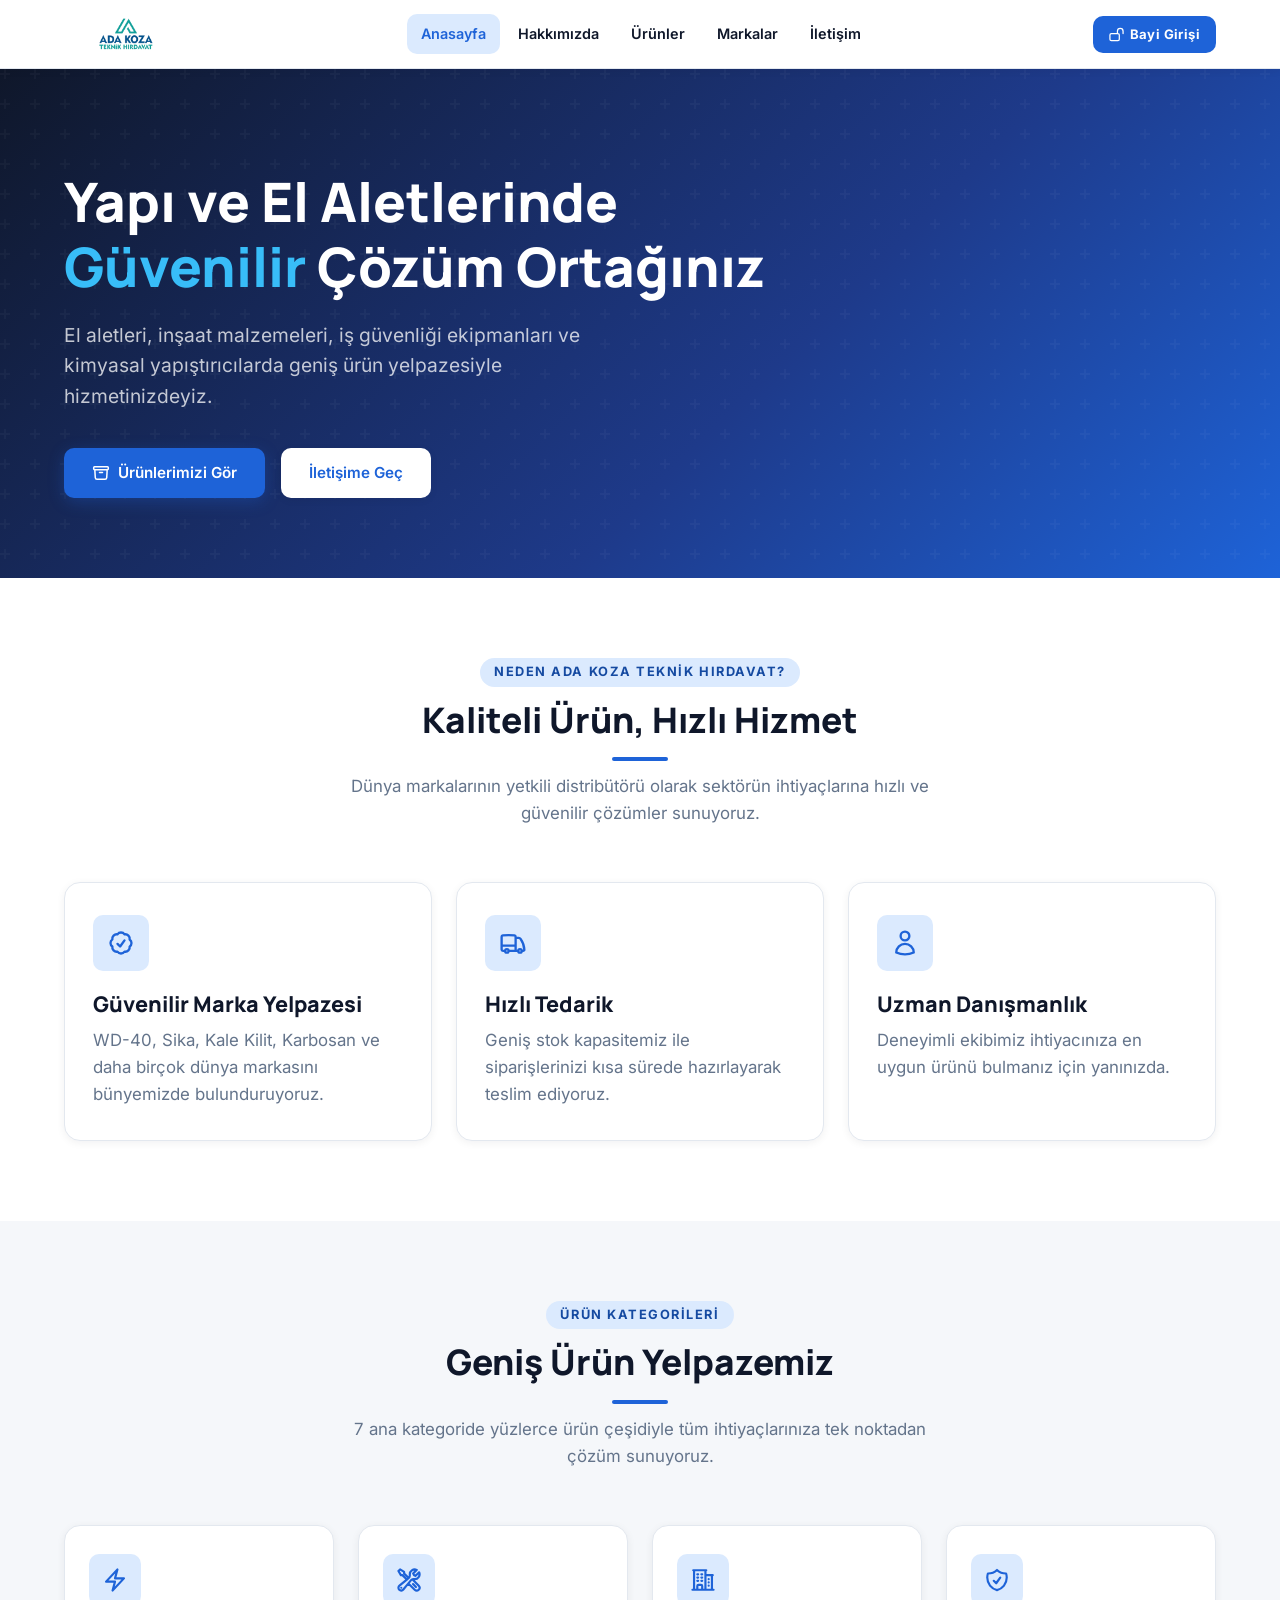
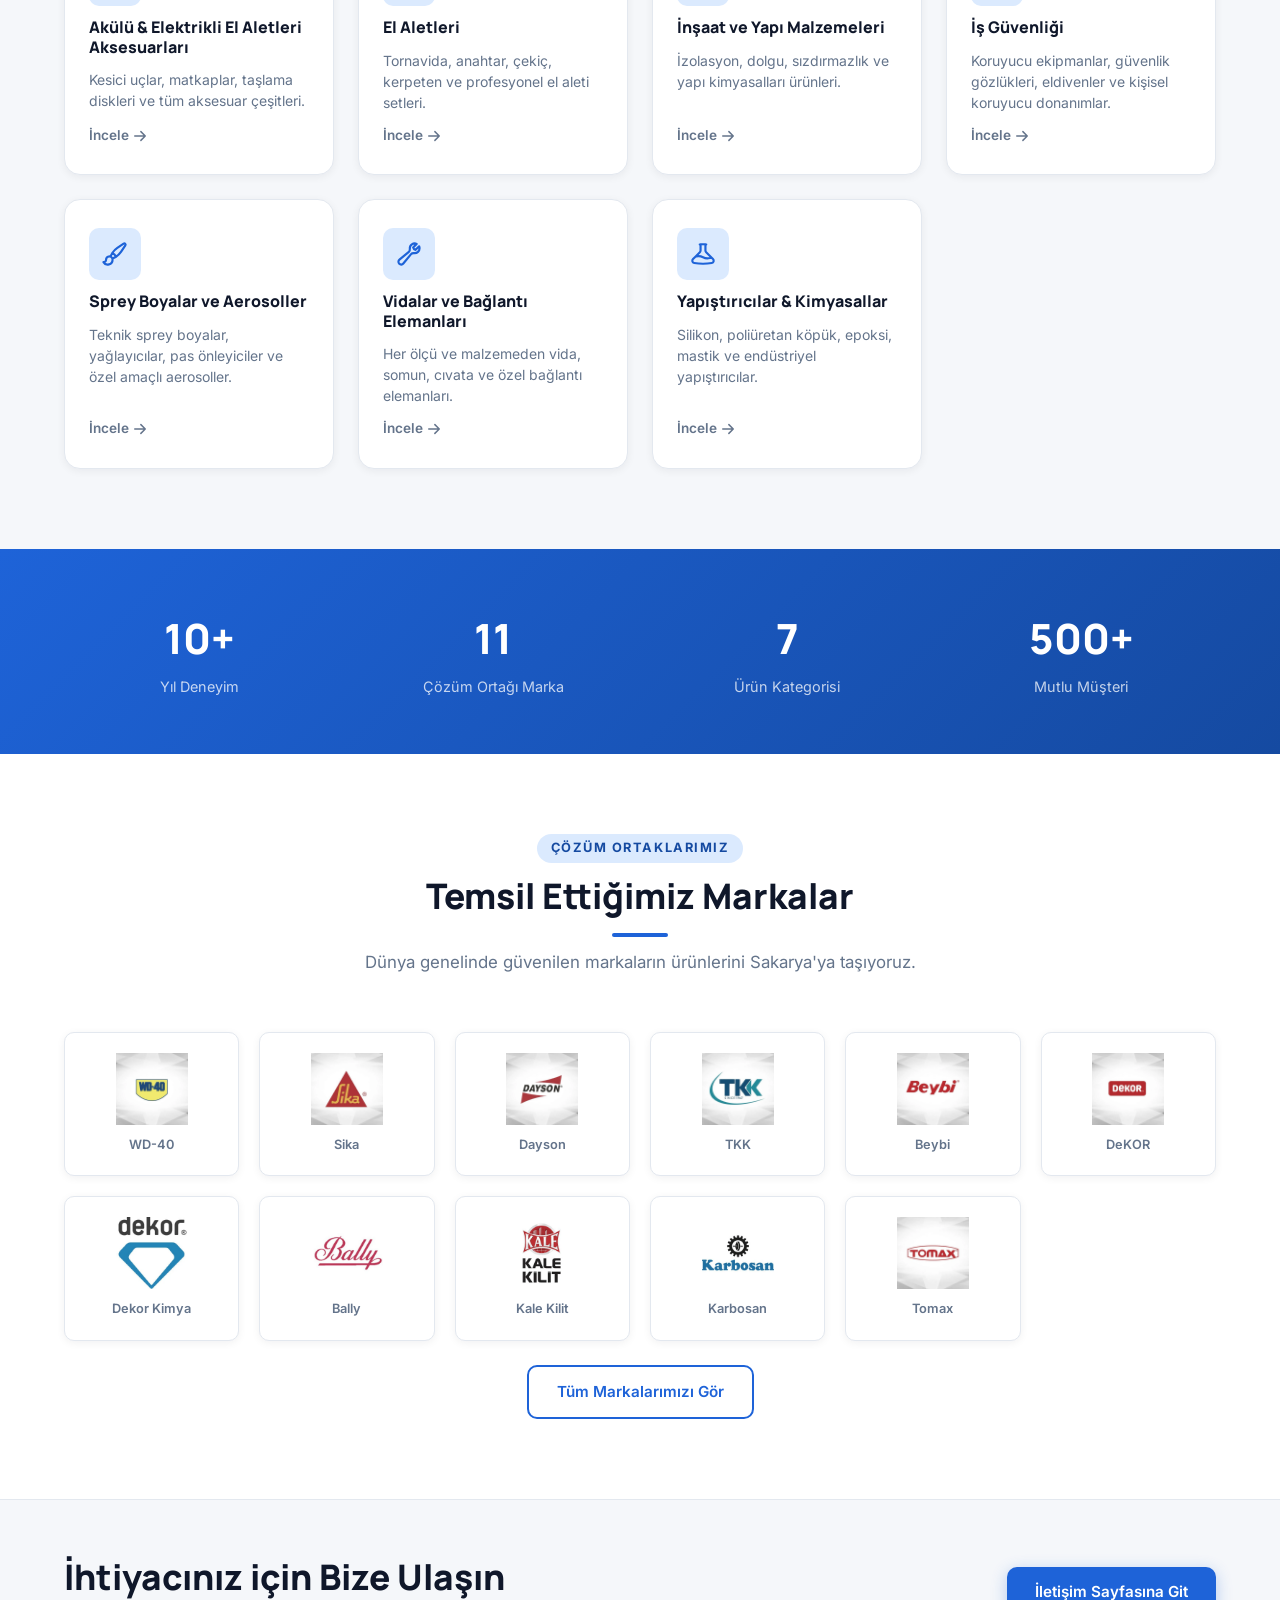
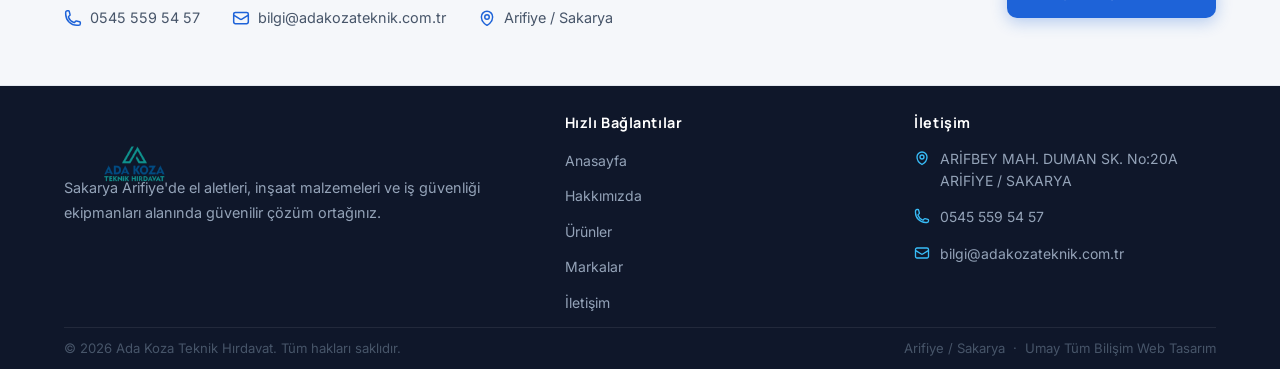
<file: index.html>
﻿<!DOCTYPE html>
<html lang="tr">
<head>
  <meta charset="UTF-8">
  <meta name="viewport" content="width=device-width, initial-scale=1.0">
  <title>Ada Koza Teknik Hırdavat — El Aletleri ve Yapı Malzemeleri</title>
  <meta name="description" content="Ada Koza Teknik Hırdavat, Sakarya'da el aletleri, inşaat malzemeleri, iş güvenliği ekipmanları ve yapıştırıcı kimyasallar alanında güvenilir çözüm ortağınız.">
  <link rel="stylesheet" href="assets/css/style.css">
</head>
<body>

<!-- HEADER -->
<header class="site-header">
  <div class="container">
    <div class="header-inner">
      <a href="index.html" class="logo" aria-label="Ada Koza Teknik Hırdavat Ana Sayfa">
        <picture><source srcset="assets/images/logo.webp" type="image/webp"><img src="assets/images/logo.png" alt="Ada Koza Teknik Hırdavat" width="160" height="52"></picture>
      </a>
      <button class="hamburger" aria-label="Menüyü aç/kapat" aria-expanded="false">
        <span></span><span></span><span></span>
      </button>
      <nav class="main-nav" aria-label="Ana navigasyon">
        <a href="index.html">Anasayfa</a>
        <a href="hakkimizda.html">Hakkımızda</a>
        <a href="urunler.html">Ürünler</a>
        <a href="markalar.html">Markalar</a>
        <a href="iletisim.html">İletişim</a>
      </nav>
      <a href="https://bayi.adakozateknik.com.tr" target="_blank" rel="noopener noreferrer" class="bayi-btn" aria-label="Bayi girişi">
        <svg width="15" height="15" fill="none" stroke="currentColor" stroke-width="2" viewBox="0 0 24 24" aria-hidden="true"><path stroke-linecap="round" stroke-linejoin="round" d="M13.5 10.5V6.75a4.5 4.5 0 119 0v3.75M3.75 21.75h10.5a2.25 2.25 0 002.25-2.25v-6.75a2.25 2.25 0 00-2.25-2.25H3.75a2.25 2.25 0 00-2.25 2.25v6.75a2.25 2.25 0 002.25 2.25z"/></svg>
        Bayi Girişi
      </a>
    </div>
  </div>
</header>
<main>

<!-- HERO -->
<section class="hero">
  <div class="container">
    <div class="hero-inner">
<h1>Yapı ve El Aletlerinde <span>Güvenilir</span> Çözüm Ortağınız</h1>
      <p>El aletleri, inşaat malzemeleri, iş güvenliği ekipmanları ve kimyasal yapıştırıcılarda geniş ürün yelpazesiyle hizmetinizdeyiz.</p>
      <div class="hero-actions">
        <a href="urunler.html" class="btn btn--primary">
          <svg width="18" height="18" fill="none" stroke="currentColor" stroke-width="2" viewBox="0 0 24 24"><path stroke-linecap="round" stroke-linejoin="round" d="M20.25 7.5l-.625 10.632a2.25 2.25 0 01-2.247 2.118H6.622a2.25 2.25 0 01-2.247-2.118L3.75 7.5M10 11.25h4M3.375 7.5h17.25c.621 0 1.125-.504 1.125-1.125v-1.5c0-.621-.504-1.125-1.125-1.125H3.375c-.621 0-1.125.504-1.125 1.125v1.5c0 .621.504 1.125 1.125 1.125z"/></svg>
          Ürünlerimizi Gör
        </a>
        <a href="iletisim.html" class="btn btn--white">İletişime Geç</a>
      </div>
    </div>
  </div>
</section>

<!-- FEATURES -->
<section class="section">
  <div class="container">
    <div class="section__header reveal">
      <span class="section__label">Neden Ada Koza Teknik Hırdavat?</span>
      <h2>Kaliteli Ürün, Hızlı Hizmet</h2>
      <div class="divider"></div>
      <p>Dünya markalarının yetkili distribütörü olarak sektörün ihtiyaçlarına hızlı ve güvenilir çözümler sunuyoruz.</p>
    </div>
    <div class="features-grid">
      <div class="card reveal reveal-delay-1">
        <div class="card__icon">
          <svg fill="none" stroke="currentColor" stroke-width="2" viewBox="0 0 24 24"><path stroke-linecap="round" stroke-linejoin="round" d="M9 12.75L11.25 15 15 9.75M21 12c0 1.268-.63 2.39-1.593 3.068a3.745 3.745 0 01-1.043 3.296 3.745 3.745 0 01-3.296 1.043A3.745 3.745 0 0112 21c-1.268 0-2.39-.63-3.068-1.593a3.746 3.746 0 01-3.296-1.043 3.745 3.745 0 01-1.043-3.296A3.745 3.745 0 013 12c0-1.268.63-2.39 1.593-3.068a3.745 3.745 0 011.043-3.296 3.746 3.746 0 013.296-1.043A3.746 3.746 0 0112 3c1.268 0 2.39.63 3.068 1.593a3.746 3.746 0 013.296 1.043 3.746 3.746 0 011.043 3.296A3.745 3.745 0 0121 12z"/></svg>
        </div>
        <h3>Güvenilir Marka Yelpazesi</h3>
        <p>WD-40, Sika, Kale Kilit, Karbosan ve daha birçok dünya markasını bünyemizde bulunduruyoruz.</p>
      </div>
      <div class="card reveal reveal-delay-2">
        <div class="card__icon">
          <svg fill="none" stroke="currentColor" stroke-width="2" viewBox="0 0 24 24"><path stroke-linecap="round" stroke-linejoin="round" d="M8.25 18.75a1.5 1.5 0 01-3 0m3 0a1.5 1.5 0 00-3 0m3 0h6m-9 0H3.375a1.125 1.125 0 01-1.125-1.125V14.25m17.25 4.5a1.5 1.5 0 01-3 0m3 0a1.5 1.5 0 00-3 0m3 0h1.125c.621 0 1.129-.504 1.09-1.124a17.902 17.902 0 00-3.213-9.193 2.056 2.056 0 00-1.58-.86H14.25M16.5 18.75h-2.25m0-11.177v-.958c0-.568-.422-1.048-.987-1.106a48.554 48.554 0 00-10.026 0 1.106 1.106 0 00-.987 1.106v7.635m12-6.677v6.677m0 4.5v-4.5m0 0h-12"/></svg>
        </div>
        <h3>Hızlı Tedarik</h3>
        <p>Geniş stok kapasitemiz ile siparişlerinizi kısa sürede hazırlayarak teslim ediyoruz.</p>
      </div>
      <div class="card reveal reveal-delay-3">
        <div class="card__icon">
          <svg fill="none" stroke="currentColor" stroke-width="2" viewBox="0 0 24 24"><path stroke-linecap="round" stroke-linejoin="round" d="M15.75 6a3.75 3.75 0 11-7.5 0 3.75 3.75 0 017.5 0zM4.501 20.118a7.5 7.5 0 0114.998 0A17.933 17.933 0 0112 21.75c-2.676 0-5.216-.584-7.499-1.632z"/></svg>
        </div>
        <h3>Uzman Danışmanlık</h3>
        <p>Deneyimli ekibimiz ihtiyacınıza en uygun ürünü bulmanız için yanınızda.</p>
      </div>
    </div>
  </div>
</section>

<!-- CATEGORIES -->
<section class="section section--alt">
  <div class="container">
    <div class="section__header reveal">
      <span class="section__label">Ürün Kategorileri</span>
      <h2>Geniş Ürün Yelpazemiz</h2>
      <div class="divider"></div>
      <p>7 ana kategoride yüzlerce ürün çeşidiyle tüm ihtiyaçlarınıza tek noktadan çözüm sunuyoruz.</p>
    </div>
    <div class="grid-cats">

      <a href="urunler.html#akulu-elektrikli" class="cat-card reveal reveal-delay-1">
        <div class="cat-card__icon">
          <svg fill="none" stroke="currentColor" stroke-width="2" viewBox="0 0 24 24"><path stroke-linecap="round" stroke-linejoin="round" d="M3.75 13.5l10.5-11.25L12 10.5h8.25L9.75 21.75 12 13.5H3.75z"/></svg>
        </div>
        <h3>Akülü & Elektrikli El Aletleri Aksesuarları</h3>
        <p>Kesici uçlar, matkaplar, taşlama diskleri ve tüm aksesuar çeşitleri.</p>
        <span class="cat-card__arrow">İncele <svg width="14" height="14" fill="none" stroke="currentColor" stroke-width="2.5" viewBox="0 0 24 24"><path stroke-linecap="round" stroke-linejoin="round" d="M13.5 4.5L21 12m0 0l-7.5 7.5M21 12H3"/></svg></span>
      </a>

      <a href="urunler.html#el-aletleri" class="cat-card reveal reveal-delay-2">
        <div class="cat-card__icon">
          <svg fill="none" stroke="currentColor" stroke-width="2" viewBox="0 0 24 24"><path stroke-linecap="round" stroke-linejoin="round" d="M11.42 15.17L17.25 21A2.652 2.652 0 0021 17.25l-5.877-5.877M11.42 15.17l2.496-3.03c.317-.384.74-.626 1.208-.766M11.42 15.17l-4.655 5.653a2.548 2.548 0 11-3.586-3.586l6.837-5.63m5.108-.233c.55-.164 1.163-.188 1.743-.14a4.5 4.5 0 004.486-6.336l-3.276 3.277a3.004 3.004 0 01-2.25-2.25l3.276-3.276a4.5 4.5 0 00-6.336 4.486c.091 1.076-.071 2.264-.904 2.95l-.102.085m-1.745 1.437L5.909 7.5H4.5L2.25 3.75l1.5-1.5L7.5 4.5v1.409l4.26 4.26m-1.745 1.437l1.745-1.437m6.615 8.206L15.75 15.75M4.867 19.125h.008v.008h-.008v-.008z"/></svg>
        </div>
        <h3>El Aletleri</h3>
        <p>Tornavida, anahtar, çekiç, kerpeten ve profesyonel el aleti setleri.</p>
        <span class="cat-card__arrow">İncele <svg width="14" height="14" fill="none" stroke="currentColor" stroke-width="2.5" viewBox="0 0 24 24"><path stroke-linecap="round" stroke-linejoin="round" d="M13.5 4.5L21 12m0 0l-7.5 7.5M21 12H3"/></svg></span>
      </a>

      <a href="urunler.html#insaat-yapi" class="cat-card reveal reveal-delay-3">
        <div class="cat-card__icon">
          <svg fill="none" stroke="currentColor" stroke-width="2" viewBox="0 0 24 24"><path stroke-linecap="round" stroke-linejoin="round" d="M2.25 21h19.5m-18-18v18m10.5-18v18m6-13.5V21M6.75 6.75h.75m-.75 3h.75m-.75 3h.75m3-6h.75m-.75 3h.75m-.75 3h.75M6.75 21v-3.375c0-.621.504-1.125 1.125-1.125h2.25c.621 0 1.125.504 1.125 1.125V21M3 3h12m-.75 4.5H21m-3.75 3.75h.008v.008h-.008v-.008zm0 3h.008v.008h-.008v-.008zm0 3h.008v.008h-.008v-.008z"/></svg>
        </div>
        <h3>İnşaat ve Yapı Malzemeleri</h3>
        <p>İzolasyon, dolgu, sızdırmazlık ve yapı kimyasalları ürünleri.</p>
        <span class="cat-card__arrow">İncele <svg width="14" height="14" fill="none" stroke="currentColor" stroke-width="2.5" viewBox="0 0 24 24"><path stroke-linecap="round" stroke-linejoin="round" d="M13.5 4.5L21 12m0 0l-7.5 7.5M21 12H3"/></svg></span>
      </a>

      <a href="urunler.html#is-guvenligi" class="cat-card reveal reveal-delay-4">
        <div class="cat-card__icon">
          <svg fill="none" stroke="currentColor" stroke-width="2" viewBox="0 0 24 24"><path stroke-linecap="round" stroke-linejoin="round" d="M9 12.75L11.25 15 15 9.75m-3-7.036A11.959 11.959 0 013.598 6 11.99 11.99 0 003 9.749c0 5.592 3.824 10.29 9 11.623 5.176-1.332 9-6.03 9-11.622 0-1.31-.21-2.571-.598-3.751h-.152c-3.196 0-6.1-1.248-8.25-3.285z"/></svg>
        </div>
        <h3>İş Güvenliği</h3>
        <p>Koruyucu ekipmanlar, güvenlik gözlükleri, eldivenler ve kişisel koruyucu donanımlar.</p>
        <span class="cat-card__arrow">İncele <svg width="14" height="14" fill="none" stroke="currentColor" stroke-width="2.5" viewBox="0 0 24 24"><path stroke-linecap="round" stroke-linejoin="round" d="M13.5 4.5L21 12m0 0l-7.5 7.5M21 12H3"/></svg></span>
      </a>

      <a href="urunler.html#sprey-boyalar" class="cat-card reveal reveal-delay-5">
        <div class="cat-card__icon">
          <svg fill="none" stroke="currentColor" stroke-width="2" viewBox="0 0 24 24"><path stroke-linecap="round" stroke-linejoin="round" d="M9.53 16.122a3 3 0 00-5.78 1.128 2.25 2.25 0 01-2.4 2.245 4.5 4.5 0 008.4-2.245c0-.399-.078-.78-.22-1.128zm0 0a15.998 15.998 0 003.388-1.62m-5.043-.025a15.994 15.994 0 011.622-3.395m3.42 3.42a15.995 15.995 0 004.764-4.648l3.876-5.814a1.151 1.151 0 00-1.597-1.597L14.146 6.32a15.996 15.996 0 00-4.649 4.763m3.42 3.42a6.776 6.776 0 00-3.42-3.42"/></svg>
        </div>
        <h3>Sprey Boyalar ve Aerosoller</h3>
        <p>Teknik sprey boyalar, yağlayıcılar, pas önleyiciler ve özel amaçlı aerosoller.</p>
        <span class="cat-card__arrow">İncele <svg width="14" height="14" fill="none" stroke="currentColor" stroke-width="2.5" viewBox="0 0 24 24"><path stroke-linecap="round" stroke-linejoin="round" d="M13.5 4.5L21 12m0 0l-7.5 7.5M21 12H3"/></svg></span>
      </a>

      <a href="urunler.html#vidalar-baglanti" class="cat-card reveal reveal-delay-6">
        <div class="cat-card__icon">
          <svg fill="none" stroke="currentColor" stroke-width="2" viewBox="0 0 24 24"><path stroke-linecap="round" stroke-linejoin="round" d="M21.75 6.75a4.5 4.5 0 01-4.884 4.484c-1.076-.091-2.264.071-2.95.904l-7.152 8.684a2.548 2.548 0 11-3.586-3.586l8.684-7.152c.833-.686.995-1.874.904-2.95a4.5 4.5 0 016.336-4.486l-3.276 3.276a3.004 3.004 0 002.25 2.25l3.276-3.276c.256.565.398 1.192.398 1.852z"/></svg>
        </div>
        <h3>Vidalar ve Bağlantı Elemanları</h3>
        <p>Her ölçü ve malzemeden vida, somun, cıvata ve özel bağlantı elemanları.</p>
        <span class="cat-card__arrow">İncele <svg width="14" height="14" fill="none" stroke="currentColor" stroke-width="2.5" viewBox="0 0 24 24"><path stroke-linecap="round" stroke-linejoin="round" d="M13.5 4.5L21 12m0 0l-7.5 7.5M21 12H3"/></svg></span>
      </a>

      <a href="urunler.html#yapistiriciler" class="cat-card reveal reveal-delay-1">
        <div class="cat-card__icon">
          <svg fill="none" stroke="currentColor" stroke-width="2" viewBox="0 0 24 24"><path stroke-linecap="round" stroke-linejoin="round" d="M9.75 3.104v5.714a2.25 2.25 0 01-.659 1.591L5 14.5M9.75 3.104c-.251.023-.501.05-.75.082m.75-.082a24.301 24.301 0 014.5 0m0 0v5.714c0 .597.237 1.17.659 1.591L19.8 15.3M14.25 3.104c.251.023.501.05.75.082M19.8 15.3l-1.57.393A9.065 9.065 0 0112 15a9.065 9.065 0 00-6.23-.693L5 14.5m14.8.8l1.402 1.402c1.232 1.232.65 3.318-1.067 3.611A48.309 48.309 0 0112 21c-2.773 0-5.491-.235-8.135-.687-1.718-.293-2.3-2.379-1.067-3.61L5 14.5"/></svg>
        </div>
        <h3>Yapıştırıcılar & Kimyasallar</h3>
        <p>Silikon, poliüretan köpük, epoksi, mastik ve endüstriyel yapıştırıcılar.</p>
        <span class="cat-card__arrow">İncele <svg width="14" height="14" fill="none" stroke="currentColor" stroke-width="2.5" viewBox="0 0 24 24"><path stroke-linecap="round" stroke-linejoin="round" d="M13.5 4.5L21 12m0 0l-7.5 7.5M21 12H3"/></svg></span>
      </a>

    </div>
  </div>
</section>

<!-- STATS -->
<div class="stats-bar">
  <div class="container">
    <div class="stats-grid">
      <div class="stat-item reveal">
        <div class="stat-item__number">10+</div>
        <div class="stat-item__label">Yıl Deneyim</div>
      </div>
      <div class="stat-item reveal reveal-delay-2">
        <div class="stat-item__number">11</div>
        <div class="stat-item__label">Çözüm Ortağı Marka</div>
      </div>
      <div class="stat-item reveal reveal-delay-3">
        <div class="stat-item__number">7</div>
        <div class="stat-item__label">Ürün Kategorisi</div>
      </div>
      <div class="stat-item reveal reveal-delay-4">
        <div class="stat-item__number">500+</div>
        <div class="stat-item__label">Mutlu Müşteri</div>
      </div>
    </div>
  </div>
</div>

<!-- BRANDS -->
<section class="section">
  <div class="container">
    <div class="section__header reveal">
      <span class="section__label">Çözüm Ortaklarımız</span>
      <h2>Temsil Ettiğimiz Markalar</h2>
      <div class="divider"></div>
      <p>Dünya genelinde güvenilen markaların ürünlerini Sakarya'ya taşıyoruz.</p>
    </div>
    <div class="grid-brands reveal">
      <div class="brand-card"><picture><source srcset="assets/images/markalar/wd40.webp" type="image/webp"><img src="assets/images/markalar/wd40.jpeg" alt="WD-40" loading="lazy" width="160" height="72"></picture><span>WD-40</span></div>
      <div class="brand-card"><picture><source srcset="assets/images/markalar/sika.webp" type="image/webp"><img src="assets/images/markalar/sika.jpeg" alt="Sika" loading="lazy" width="160" height="72"></picture><span>Sika</span></div>
      <div class="brand-card"><picture><source srcset="assets/images/markalar/dayson.webp" type="image/webp"><img src="assets/images/markalar/dayson.jpeg" alt="Dayson" loading="lazy" width="160" height="72"></picture><span>Dayson</span></div>
      <div class="brand-card"><picture><source srcset="assets/images/markalar/tkk.webp" type="image/webp"><img src="assets/images/markalar/tkk.jpeg" alt="TKK" loading="lazy" width="160" height="72"></picture><span>TKK</span></div>
      <div class="brand-card"><picture><source srcset="assets/images/markalar/beybi.webp" type="image/webp"><img src="assets/images/markalar/beybi.jpeg" alt="Beybi" loading="lazy" width="160" height="72"></picture><span>Beybi</span></div>
      <div class="brand-card"><picture><source srcset="assets/images/markalar/dekor-sprey.webp" type="image/webp"><img src="assets/images/markalar/dekor-sprey.jpeg" alt="DeKOR Sprey" loading="lazy" width="160" height="72"></picture><span>DeKOR</span></div>
      <div class="brand-card"><picture><source srcset="assets/images/markalar/dekor-kimya.webp" type="image/webp"><img src="assets/images/markalar/dekor-kimya.jpeg" alt="Dekor Kimya" loading="lazy" width="160" height="72"></picture><span>Dekor Kimya</span></div>
      <div class="brand-card"><picture><source srcset="assets/images/markalar/bally.webp" type="image/webp"><img src="assets/images/markalar/bally.jpeg" alt="Bally" loading="lazy" width="160" height="72"></picture><span>Bally</span></div>
      <div class="brand-card"><picture><source srcset="assets/images/markalar/kale-kilit.webp" type="image/webp"><img src="assets/images/markalar/kale-kilit.jpeg" alt="Kale Kilit" loading="lazy" width="160" height="72"></picture><span>Kale Kilit</span></div>
      <div class="brand-card"><picture><source srcset="assets/images/markalar/karbosan.webp" type="image/webp"><img src="assets/images/markalar/karbosan.jpeg" alt="Karbosan" loading="lazy" width="160" height="72"></picture><span>Karbosan</span></div>
      <div class="brand-card"><picture><source srcset="assets/images/markalar/tomax.webp" type="image/webp"><img src="assets/images/markalar/tomax.jpeg" alt="Tomax" loading="lazy" width="160" height="72"></picture><span>Tomax</span></div>
    </div>
    <div class="text-center mt-24 reveal">
      <a href="markalar.html" class="btn btn--outline">Tüm Markalarımızı Gör</a>
    </div>
  </div>
</section>

<!-- CTA BAND -->
<div class="cta-band">
  <div class="container">
    <div class="cta-band-inner">
      <div>
        <h2>İhtiyacınız için Bize Ulaşın</h2>
        <div class="cta-band-info">
          <div class="cta-info-item">
            <svg width="18" height="18" fill="none" stroke="currentColor" stroke-width="2" viewBox="0 0 24 24"><path stroke-linecap="round" stroke-linejoin="round" d="M2.25 6.75c0 8.284 6.716 15 15 15h2.25a2.25 2.25 0 002.25-2.25v-1.372c0-.516-.351-.966-.852-1.091l-4.423-1.106c-.44-.11-.902.055-1.173.417l-.97 1.293c-.282.376-.769.542-1.21.38a12.035 12.035 0 01-7.143-7.143c-.162-.441.004-.928.38-1.21l1.293-.97c.363-.271.527-.734.417-1.173L6.963 3.102a1.125 1.125 0 00-1.091-.852H4.5A2.25 2.25 0 002.25 4.5v2.25z"/></svg>
            0545 559 54 57
          </div>
          <div class="cta-info-item">
            <svg width="18" height="18" fill="none" stroke="currentColor" stroke-width="2" viewBox="0 0 24 24"><path stroke-linecap="round" stroke-linejoin="round" d="M21.75 6.75v10.5a2.25 2.25 0 01-2.25 2.25h-15a2.25 2.25 0 01-2.25-2.25V6.75m19.5 0A2.25 2.25 0 0019.5 4.5h-15a2.25 2.25 0 00-2.25 2.25m19.5 0v.243a2.25 2.25 0 01-1.07 1.916l-7.5 4.615a2.25 2.25 0 01-2.36 0L3.32 8.91a2.25 2.25 0 01-1.07-1.916V6.75"/></svg>
            bilgi@adakozateknik.com.tr
          </div>
          <div class="cta-info-item">
            <svg width="18" height="18" fill="none" stroke="currentColor" stroke-width="2" viewBox="0 0 24 24"><path stroke-linecap="round" stroke-linejoin="round" d="M15 10.5a3 3 0 11-6 0 3 3 0 016 0z"/><path stroke-linecap="round" stroke-linejoin="round" d="M19.5 10.5c0 7.142-7.5 11.25-7.5 11.25S4.5 17.642 4.5 10.5a7.5 7.5 0 1115 0z"/></svg>
            Arifiye / Sakarya
          </div>
        </div>
      </div>
      <a href="iletisim.html" class="btn btn--primary">İletişim Sayfasına Git</a>
    </div>
  </div>
</div>

</main>

<!-- FOOTER -->
<footer class="site-footer">
  <div class="container">
    <div class="footer-grid">
      <div class="footer-brand">
        <picture><source srcset="assets/images/logo.webp" type="image/webp"><img src="assets/images/logo.png" alt="Ada Koza Teknik Hırdavat" width="140" height="46"></picture>
        <p>Sakarya Arifiye'de el aletleri, inşaat malzemeleri ve iş güvenliği ekipmanları alanında güvenilir çözüm ortağınız.</p>
      </div>
      <div class="footer-col">
        <h3>Hızlı Bağlantılar</h3>
        <ul>
          <li><a href="index.html">Anasayfa</a></li>
          <li><a href="hakkimizda.html">Hakkımızda</a></li>
          <li><a href="urunler.html">Ürünler</a></li>
          <li><a href="markalar.html">Markalar</a></li>
          <li><a href="iletisim.html">İletişim</a></li>
        </ul>
      </div>
      <div class="footer-col">
        <h3>İletişim</h3>
        <div class="footer-contact-item">
          <svg width="16" height="16" fill="none" stroke="currentColor" stroke-width="2" viewBox="0 0 24 24"><path stroke-linecap="round" stroke-linejoin="round" d="M15 10.5a3 3 0 11-6 0 3 3 0 016 0z"/><path stroke-linecap="round" stroke-linejoin="round" d="M19.5 10.5c0 7.142-7.5 11.25-7.5 11.25S4.5 17.642 4.5 10.5a7.5 7.5 0 1115 0z"/></svg>
          <span>ARİFBEY MAH. DUMAN SK. No:20A<br>ARİFİYE / SAKARYA</span>
        </div>
        <div class="footer-contact-item">
          <svg width="16" height="16" fill="none" stroke="currentColor" stroke-width="2" viewBox="0 0 24 24"><path stroke-linecap="round" stroke-linejoin="round" d="M2.25 6.75c0 8.284 6.716 15 15 15h2.25a2.25 2.25 0 002.25-2.25v-1.372c0-.516-.351-.966-.852-1.091l-4.423-1.106c-.44-.11-.902.055-1.173.417l-.97 1.293c-.282.376-.769.542-1.21.38a12.035 12.035 0 01-7.143-7.143c-.162-.441.004-.928.38-1.21l1.293-.97c.363-.271.527-.734.417-1.173L6.963 3.102a1.125 1.125 0 00-1.091-.852H4.5A2.25 2.25 0 002.25 4.5v2.25z"/></svg>
          <a href="tel:+905455595457">0545 559 54 57</a>
        </div>
        <div class="footer-contact-item">
          <svg width="16" height="16" fill="none" stroke="currentColor" stroke-width="2" viewBox="0 0 24 24"><path stroke-linecap="round" stroke-linejoin="round" d="M21.75 6.75v10.5a2.25 2.25 0 01-2.25 2.25h-15a2.25 2.25 0 01-2.25-2.25V6.75m19.5 0A2.25 2.25 0 0019.5 4.5h-15a2.25 2.25 0 00-2.25 2.25m19.5 0v.243a2.25 2.25 0 01-1.07 1.916l-7.5 4.615a2.25 2.25 0 01-2.36 0L3.32 8.91a2.25 2.25 0 01-1.07-1.916V6.75"/></svg>
          <a href="mailto:bilgi@adakozateknik.com.tr">bilgi@adakozateknik.com.tr</a>
        </div>
      </div>
    </div>
    <div class="footer-bottom">
      <span>© <span class="js-year"></span> Ada Koza Teknik Hırdavat. Tüm hakları saklıdır.</span>
      <span>Arifiye / Sakarya &nbsp;·&nbsp; <a href="https://www.umaybilisim.com.tr" target="_blank" rel="noopener noreferrer" style="color:inherit;">Umay Tüm Bilişim Web Tasarım</a></span>
    </div>
  </div>
</footer>

<script src="assets/js/main.js"></script>
</body>
</html>
</file>
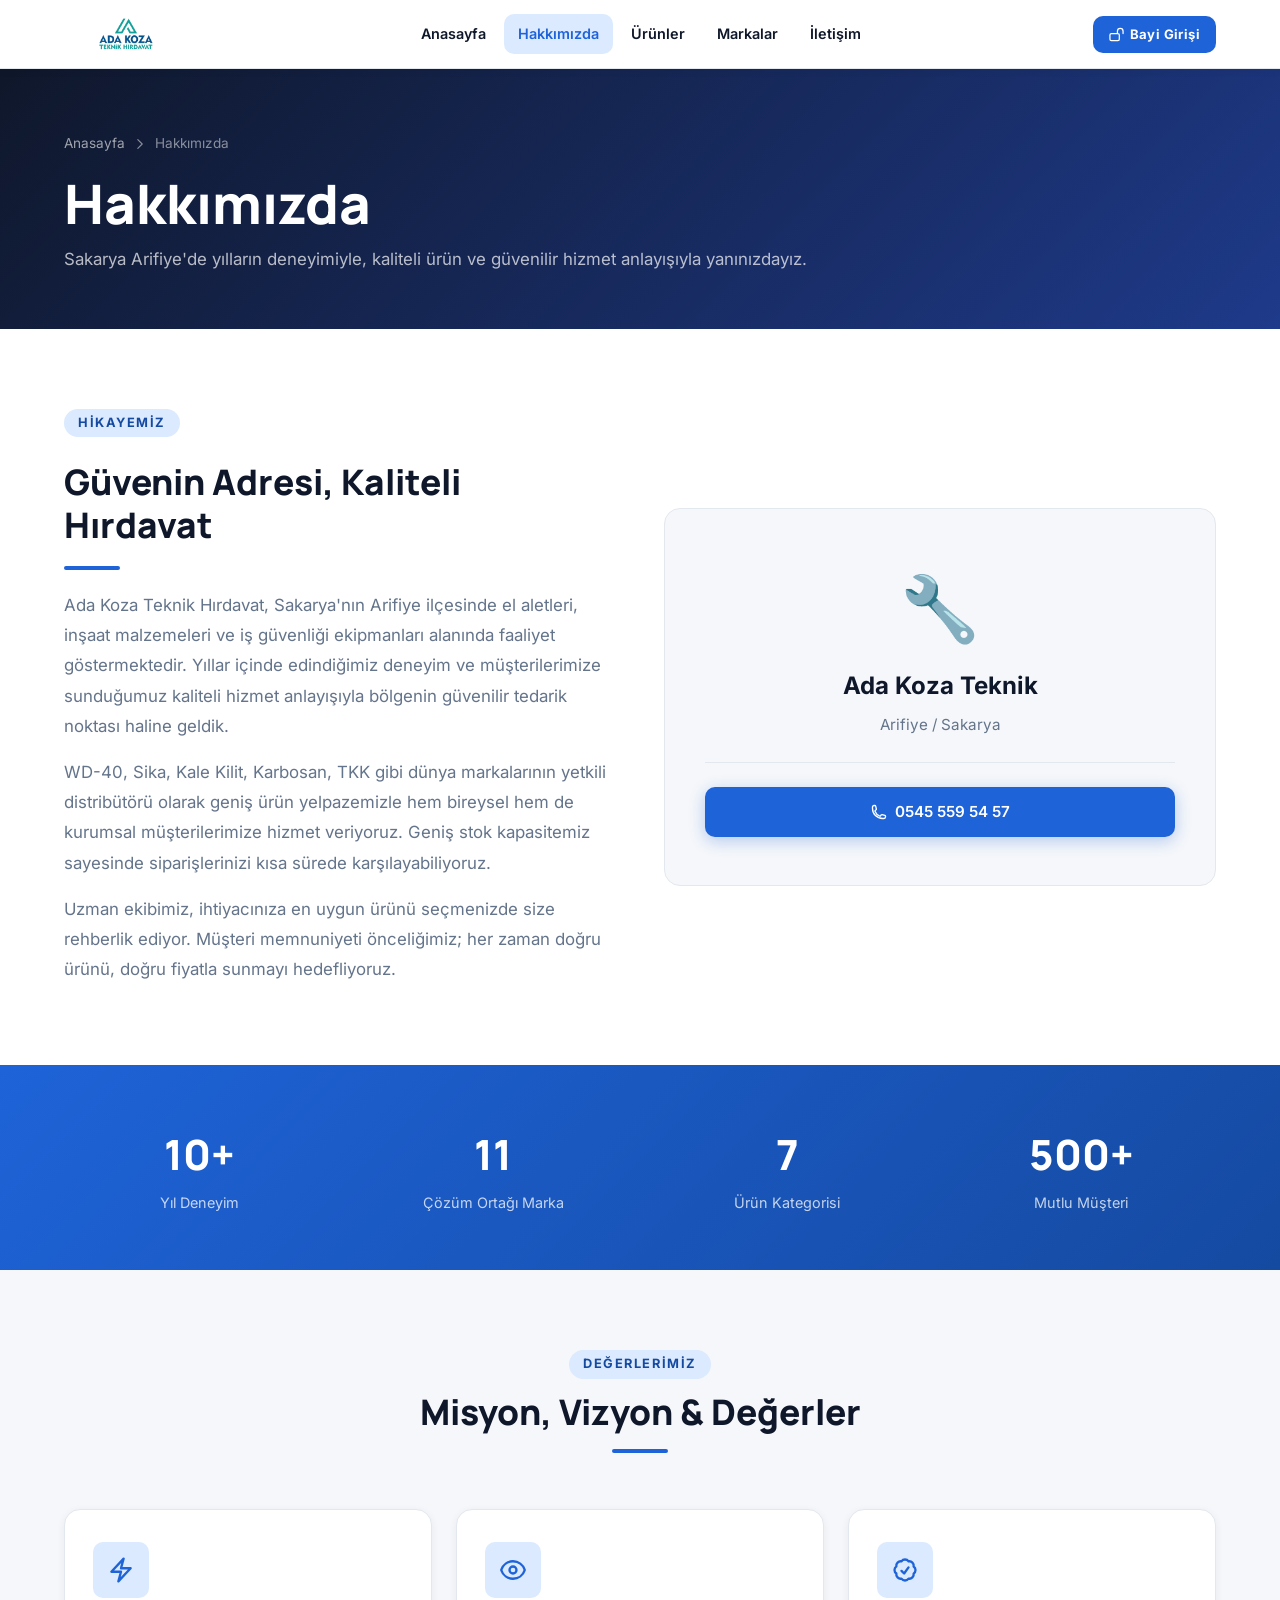
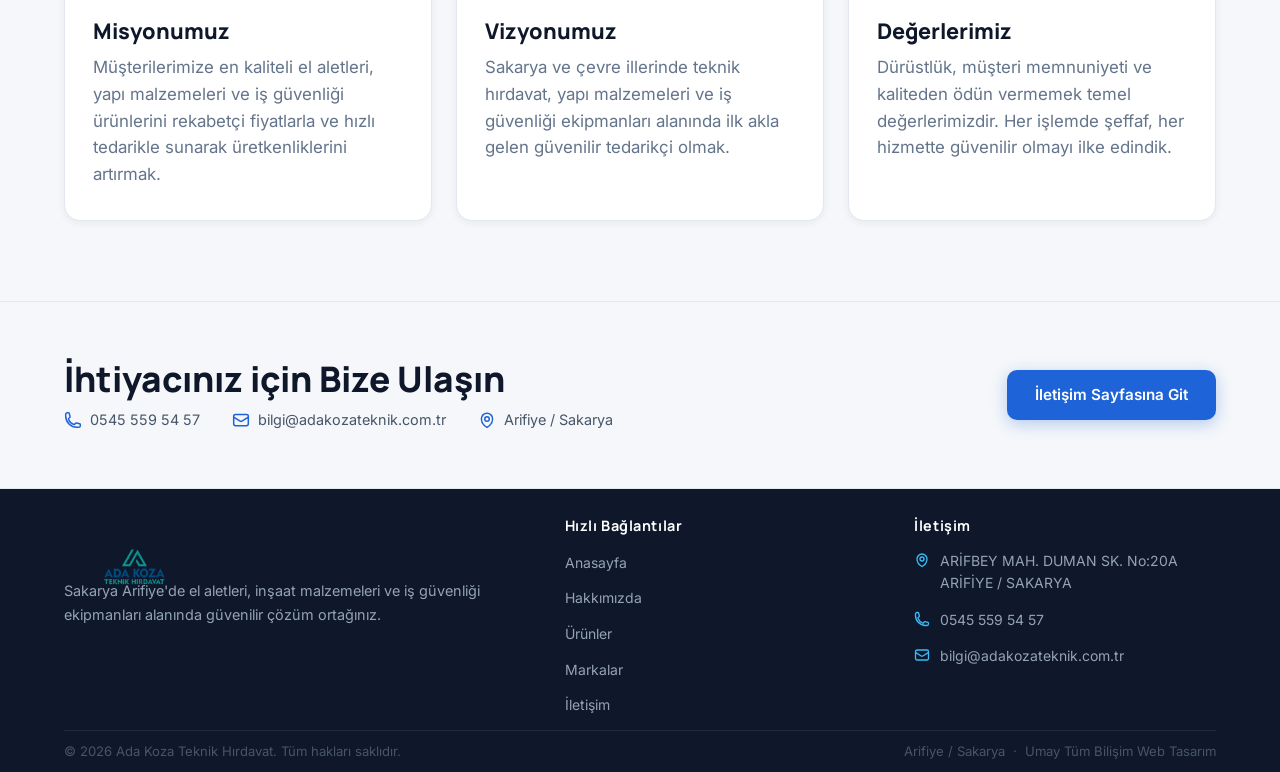
<file: hakkimizda.html>
﻿<!DOCTYPE html>
<html lang="tr">
<head>
  <meta charset="UTF-8">
  <meta name="viewport" content="width=device-width, initial-scale=1.0">
  <title>Hakkımızda — Ada Koza Teknik Hırdavat</title>
  <meta name="description" content="Ada Koza Teknik Hırdavat hakkında; misyonumuz, vizyonumuz ve değerlerimiz. Sakarya'da el aletleri ve yapı malzemeleri alanında güvenilir adres.">
  <link rel="stylesheet" href="assets/css/style.css">
</head>
<body>

<!-- HEADER -->
<header class="site-header">
  <div class="container">
    <div class="header-inner">
      <a href="index.html" class="logo" aria-label="Ada Koza Teknik Hırdavat Ana Sayfa">
        <picture><source srcset="assets/images/logo.webp" type="image/webp"><img src="assets/images/logo.png" alt="Ada Koza Teknik Hırdavat" width="160" height="52"></picture>
      </a>
      <button class="hamburger" aria-label="Menüyü aç/kapat" aria-expanded="false">
        <span></span><span></span><span></span>
      </button>
      <nav class="main-nav" aria-label="Ana navigasyon">
        <a href="index.html">Anasayfa</a>
        <a href="hakkimizda.html">Hakkımızda</a>
        <a href="urunler.html">Ürünler</a>
        <a href="markalar.html">Markalar</a>
        <a href="iletisim.html">İletişim</a>
      </nav>
      <a href="https://bayi.adakozateknik.com.tr" target="_blank" rel="noopener noreferrer" class="bayi-btn" aria-label="Bayi girişi">
        <svg width="15" height="15" fill="none" stroke="currentColor" stroke-width="2" viewBox="0 0 24 24" aria-hidden="true"><path stroke-linecap="round" stroke-linejoin="round" d="M13.5 10.5V6.75a4.5 4.5 0 119 0v3.75M3.75 21.75h10.5a2.25 2.25 0 002.25-2.25v-6.75a2.25 2.25 0 00-2.25-2.25H3.75a2.25 2.25 0 00-2.25 2.25v6.75a2.25 2.25 0 002.25 2.25z"/></svg>
        Bayi Girişi
      </a>
    </div>
  </div>
</header>
<main>

<!-- PAGE HERO -->
<section class="page-hero">
  <div class="container">
    <nav class="breadcrumb" aria-label="Gezinti yolu">
      <a href="index.html">Anasayfa</a>
      <svg width="14" height="14" fill="none" stroke="currentColor" stroke-width="2" viewBox="0 0 24 24"><path stroke-linecap="round" stroke-linejoin="round" d="M8.25 4.5l7.5 7.5-7.5 7.5"/></svg>
      <span>Hakkımızda</span>
    </nav>
    <h1>Hakkımızda</h1>
    <p>Sakarya Arifiye'de yılların deneyimiyle, kaliteli ürün ve güvenilir hizmet anlayışıyla yanınızdayız.</p>
  </div>
</section>

<!-- STORY -->
<section class="section">
  <div class="container">
    <div style="display:grid;grid-template-columns:1fr 1fr;gap:48px;align-items:center;" class="about-grid-wrap">
      <div class="reveal">
        <span class="section__label">Hikayemiz</span>
        <h2 style="margin-top:12px;">Güvenin Adresi, Kaliteli Hırdavat</h2>
        <div class="divider" style="margin:20px 0;"></div>
        <p style="margin-bottom:16px;line-height:1.8;color:var(--text-muted);">
          Ada Koza Teknik Hırdavat, Sakarya'nın Arifiye ilçesinde el aletleri, inşaat malzemeleri ve iş güvenliği ekipmanları alanında faaliyet göstermektedir. Yıllar içinde edindiğimiz deneyim ve müşterilerimize sunduğumuz kaliteli hizmet anlayışıyla bölgenin güvenilir tedarik noktası haline geldik.
        </p>
        <p style="margin-bottom:16px;line-height:1.8;color:var(--text-muted);">
          WD-40, Sika, Kale Kilit, Karbosan, TKK gibi dünya markalarının yetkili distribütörü olarak geniş ürün yelpazemizle hem bireysel hem de kurumsal müşterilerimize hizmet veriyoruz. Geniş stok kapasitemiz sayesinde siparişlerinizi kısa sürede karşılayabiliyoruz.
        </p>
        <p style="line-height:1.8;color:var(--text-muted);">
          Uzman ekibimiz, ihtiyacınıza en uygun ürünü seçmenizde size rehberlik ediyor. Müşteri memnuniyeti önceliğimiz; her zaman doğru ürünü, doğru fiyatla sunmayı hedefliyoruz.
        </p>
      </div>
      <div class="reveal reveal-delay-2" style="display:flex;align-items:center;justify-content:center;">
        <div style="background:var(--surface);border:1px solid var(--border);border-radius:var(--radius-lg);padding:48px 40px;text-align:center;width:100%;">
          <div style="font-size:4rem;margin-bottom:8px;">🔧</div>
          <div style="font-family:var(--font-head);font-size:1.5rem;font-weight:700;color:var(--text);margin-bottom:8px;">Ada Koza Teknik</div>
          <div style="color:var(--text-muted);font-size:.95rem;">Arifiye / Sakarya</div>
          <div style="margin-top:24px;padding-top:24px;border-top:1px solid var(--border);">
            <a href="tel:+905455595457" class="btn btn--primary" style="width:100%;justify-content:center;">
              <svg width="16" height="16" fill="none" stroke="currentColor" stroke-width="2" viewBox="0 0 24 24"><path stroke-linecap="round" stroke-linejoin="round" d="M2.25 6.75c0 8.284 6.716 15 15 15h2.25a2.25 2.25 0 002.25-2.25v-1.372c0-.516-.351-.966-.852-1.091l-4.423-1.106c-.44-.11-.902.055-1.173.417l-.97 1.293c-.282.376-.769.542-1.21.38a12.035 12.035 0 01-7.143-7.143c-.162-.441.004-.928.38-1.21l1.293-.97c.363-.271.527-.734.417-1.173L6.963 3.102a1.125 1.125 0 00-1.091-.852H4.5A2.25 2.25 0 002.25 4.5v2.25z"/></svg>
              0545 559 54 57
            </a>
          </div>
        </div>
      </div>
    </div>
  </div>
</section>

<!-- STATS -->
<div class="stats-bar">
  <div class="container">
    <div class="stats-grid">
      <div class="stat-item reveal">
        <div class="stat-item__number">10+</div>
        <div class="stat-item__label">Yıl Deneyim</div>
      </div>
      <div class="stat-item reveal reveal-delay-2">
        <div class="stat-item__number">11</div>
        <div class="stat-item__label">Çözüm Ortağı Marka</div>
      </div>
      <div class="stat-item reveal reveal-delay-3">
        <div class="stat-item__number">7</div>
        <div class="stat-item__label">Ürün Kategorisi</div>
      </div>
      <div class="stat-item reveal reveal-delay-4">
        <div class="stat-item__number">500+</div>
        <div class="stat-item__label">Mutlu Müşteri</div>
      </div>
    </div>
  </div>
</div>

<!-- MISSION / VISION / VALUES -->
<section class="section section--alt">
  <div class="container">
    <div class="section__header reveal">
      <span class="section__label">Değerlerimiz</span>
      <h2>Misyon, Vizyon & Değerler</h2>
      <div class="divider"></div>
    </div>
    <div class="features-grid">
      <div class="card reveal reveal-delay-1">
        <div class="card__icon">
          <svg fill="none" stroke="currentColor" stroke-width="2" viewBox="0 0 24 24"><path stroke-linecap="round" stroke-linejoin="round" d="M3.75 13.5l10.5-11.25L12 10.5h8.25L9.75 21.75 12 13.5H3.75z"/></svg>
        </div>
        <h3>Misyonumuz</h3>
        <p>Müşterilerimize en kaliteli el aletleri, yapı malzemeleri ve iş güvenliği ürünlerini rekabetçi fiyatlarla ve hızlı tedarikle sunarak üretkenliklerini artırmak.</p>
      </div>
      <div class="card reveal reveal-delay-2">
        <div class="card__icon">
          <svg fill="none" stroke="currentColor" stroke-width="2" viewBox="0 0 24 24"><path stroke-linecap="round" stroke-linejoin="round" d="M2.036 12.322a1.012 1.012 0 010-.639C3.423 7.51 7.36 4.5 12 4.5c4.638 0 8.573 3.007 9.963 7.178.07.207.07.431 0 .639C20.577 16.49 16.64 19.5 12 19.5c-4.638 0-8.573-3.007-9.963-7.178z"/><path stroke-linecap="round" stroke-linejoin="round" d="M15 12a3 3 0 11-6 0 3 3 0 016 0z"/></svg>
        </div>
        <h3>Vizyonumuz</h3>
        <p>Sakarya ve çevre illerinde teknik hırdavat, yapı malzemeleri ve iş güvenliği ekipmanları alanında ilk akla gelen güvenilir tedarikçi olmak.</p>
      </div>
      <div class="card reveal reveal-delay-3">
        <div class="card__icon">
          <svg fill="none" stroke="currentColor" stroke-width="2" viewBox="0 0 24 24"><path stroke-linecap="round" stroke-linejoin="round" d="M9 12.75L11.25 15 15 9.75M21 12c0 1.268-.63 2.39-1.593 3.068a3.745 3.745 0 01-1.043 3.296 3.745 3.745 0 01-3.296 1.043A3.745 3.745 0 0112 21c-1.268 0-2.39-.63-3.068-1.593a3.746 3.746 0 01-3.296-1.043 3.745 3.745 0 01-1.043-3.296A3.745 3.745 0 013 12c0-1.268.63-2.39 1.593-3.068a3.745 3.745 0 011.043-3.296 3.746 3.746 0 013.296-1.043A3.746 3.746 0 0112 3c1.268 0 2.39.63 3.068 1.593a3.746 3.746 0 013.296 1.043 3.746 3.746 0 011.043 3.296A3.745 3.745 0 0121 12z"/></svg>
        </div>
        <h3>Değerlerimiz</h3>
        <p>Dürüstlük, müşteri memnuniyeti ve kaliteden ödün vermemek temel değerlerimizdir. Her işlemde şeffaf, her hizmette güvenilir olmayı ilke edindik.</p>
      </div>
    </div>
  </div>
</section>

<!-- CTA BAND -->
<div class="cta-band">
  <div class="container">
    <div class="cta-band-inner">
      <div>
        <h2>İhtiyacınız için Bize Ulaşın</h2>
        <div class="cta-band-info">
          <div class="cta-info-item">
            <svg width="18" height="18" fill="none" stroke="currentColor" stroke-width="2" viewBox="0 0 24 24"><path stroke-linecap="round" stroke-linejoin="round" d="M2.25 6.75c0 8.284 6.716 15 15 15h2.25a2.25 2.25 0 002.25-2.25v-1.372c0-.516-.351-.966-.852-1.091l-4.423-1.106c-.44-.11-.902.055-1.173.417l-.97 1.293c-.282.376-.769.542-1.21.38a12.035 12.035 0 01-7.143-7.143c-.162-.441.004-.928.38-1.21l1.293-.97c.363-.271.527-.734.417-1.173L6.963 3.102a1.125 1.125 0 00-1.091-.852H4.5A2.25 2.25 0 002.25 4.5v2.25z"/></svg>
            0545 559 54 57
          </div>
          <div class="cta-info-item">
            <svg width="18" height="18" fill="none" stroke="currentColor" stroke-width="2" viewBox="0 0 24 24"><path stroke-linecap="round" stroke-linejoin="round" d="M21.75 6.75v10.5a2.25 2.25 0 01-2.25 2.25h-15a2.25 2.25 0 01-2.25-2.25V6.75m19.5 0A2.25 2.25 0 0019.5 4.5h-15a2.25 2.25 0 00-2.25 2.25m19.5 0v.243a2.25 2.25 0 01-1.07 1.916l-7.5 4.615a2.25 2.25 0 01-2.36 0L3.32 8.91a2.25 2.25 0 01-1.07-1.916V6.75"/></svg>
            bilgi@adakozateknik.com.tr
          </div>
          <div class="cta-info-item">
            <svg width="18" height="18" fill="none" stroke="currentColor" stroke-width="2" viewBox="0 0 24 24"><path stroke-linecap="round" stroke-linejoin="round" d="M15 10.5a3 3 0 11-6 0 3 3 0 016 0z"/><path stroke-linecap="round" stroke-linejoin="round" d="M19.5 10.5c0 7.142-7.5 11.25-7.5 11.25S4.5 17.642 4.5 10.5a7.5 7.5 0 1115 0z"/></svg>
            Arifiye / Sakarya
          </div>
        </div>
      </div>
      <a href="iletisim.html" class="btn btn--primary">İletişim Sayfasına Git</a>
    </div>
  </div>
</div>

</main>

<!-- FOOTER -->
<footer class="site-footer">
  <div class="container">
    <div class="footer-grid">
      <div class="footer-brand">
        <picture><source srcset="assets/images/logo.webp" type="image/webp"><img src="assets/images/logo.png" alt="Ada Koza Teknik Hırdavat" width="140" height="46"></picture>
        <p>Sakarya Arifiye'de el aletleri, inşaat malzemeleri ve iş güvenliği ekipmanları alanında güvenilir çözüm ortağınız.</p>
      </div>
      <div class="footer-col">
        <h3>Hızlı Bağlantılar</h3>
        <ul>
          <li><a href="index.html">Anasayfa</a></li>
          <li><a href="hakkimizda.html">Hakkımızda</a></li>
          <li><a href="urunler.html">Ürünler</a></li>
          <li><a href="markalar.html">Markalar</a></li>
          <li><a href="iletisim.html">İletişim</a></li>
        </ul>
      </div>
      <div class="footer-col">
        <h3>İletişim</h3>
        <div class="footer-contact-item">
          <svg width="16" height="16" fill="none" stroke="currentColor" stroke-width="2" viewBox="0 0 24 24"><path stroke-linecap="round" stroke-linejoin="round" d="M15 10.5a3 3 0 11-6 0 3 3 0 016 0z"/><path stroke-linecap="round" stroke-linejoin="round" d="M19.5 10.5c0 7.142-7.5 11.25-7.5 11.25S4.5 17.642 4.5 10.5a7.5 7.5 0 1115 0z"/></svg>
          <span>ARİFBEY MAH. DUMAN SK. No:20A<br>ARİFİYE / SAKARYA</span>
        </div>
        <div class="footer-contact-item">
          <svg width="16" height="16" fill="none" stroke="currentColor" stroke-width="2" viewBox="0 0 24 24"><path stroke-linecap="round" stroke-linejoin="round" d="M2.25 6.75c0 8.284 6.716 15 15 15h2.25a2.25 2.25 0 002.25-2.25v-1.372c0-.516-.351-.966-.852-1.091l-4.423-1.106c-.44-.11-.902.055-1.173.417l-.97 1.293c-.282.376-.769.542-1.21.38a12.035 12.035 0 01-7.143-7.143c-.162-.441.004-.928.38-1.21l1.293-.97c.363-.271.527-.734.417-1.173L6.963 3.102a1.125 1.125 0 00-1.091-.852H4.5A2.25 2.25 0 002.25 4.5v2.25z"/></svg>
          <a href="tel:+905455595457">0545 559 54 57</a>
        </div>
        <div class="footer-contact-item">
          <svg width="16" height="16" fill="none" stroke="currentColor" stroke-width="2" viewBox="0 0 24 24"><path stroke-linecap="round" stroke-linejoin="round" d="M21.75 6.75v10.5a2.25 2.25 0 01-2.25 2.25h-15a2.25 2.25 0 01-2.25-2.25V6.75m19.5 0A2.25 2.25 0 0019.5 4.5h-15a2.25 2.25 0 00-2.25 2.25m19.5 0v.243a2.25 2.25 0 01-1.07 1.916l-7.5 4.615a2.25 2.25 0 01-2.36 0L3.32 8.91a2.25 2.25 0 01-1.07-1.916V6.75"/></svg>
          <a href="mailto:bilgi@adakozateknik.com.tr">bilgi@adakozateknik.com.tr</a>
        </div>
      </div>
    </div>
    <div class="footer-bottom">
      <span>© <span class="js-year"></span> Ada Koza Teknik Hırdavat. Tüm hakları saklıdır.</span>
      <span>Arifiye / Sakarya &nbsp;·&nbsp; <a href="https://www.umaybilisim.com.tr" target="_blank" rel="noopener noreferrer" style="color:inherit;">Umay Tüm Bilişim Web Tasarım</a></span>
    </div>
  </div>
</footer>

<script src="assets/js/main.js"></script>
</body>
</html>
</file>
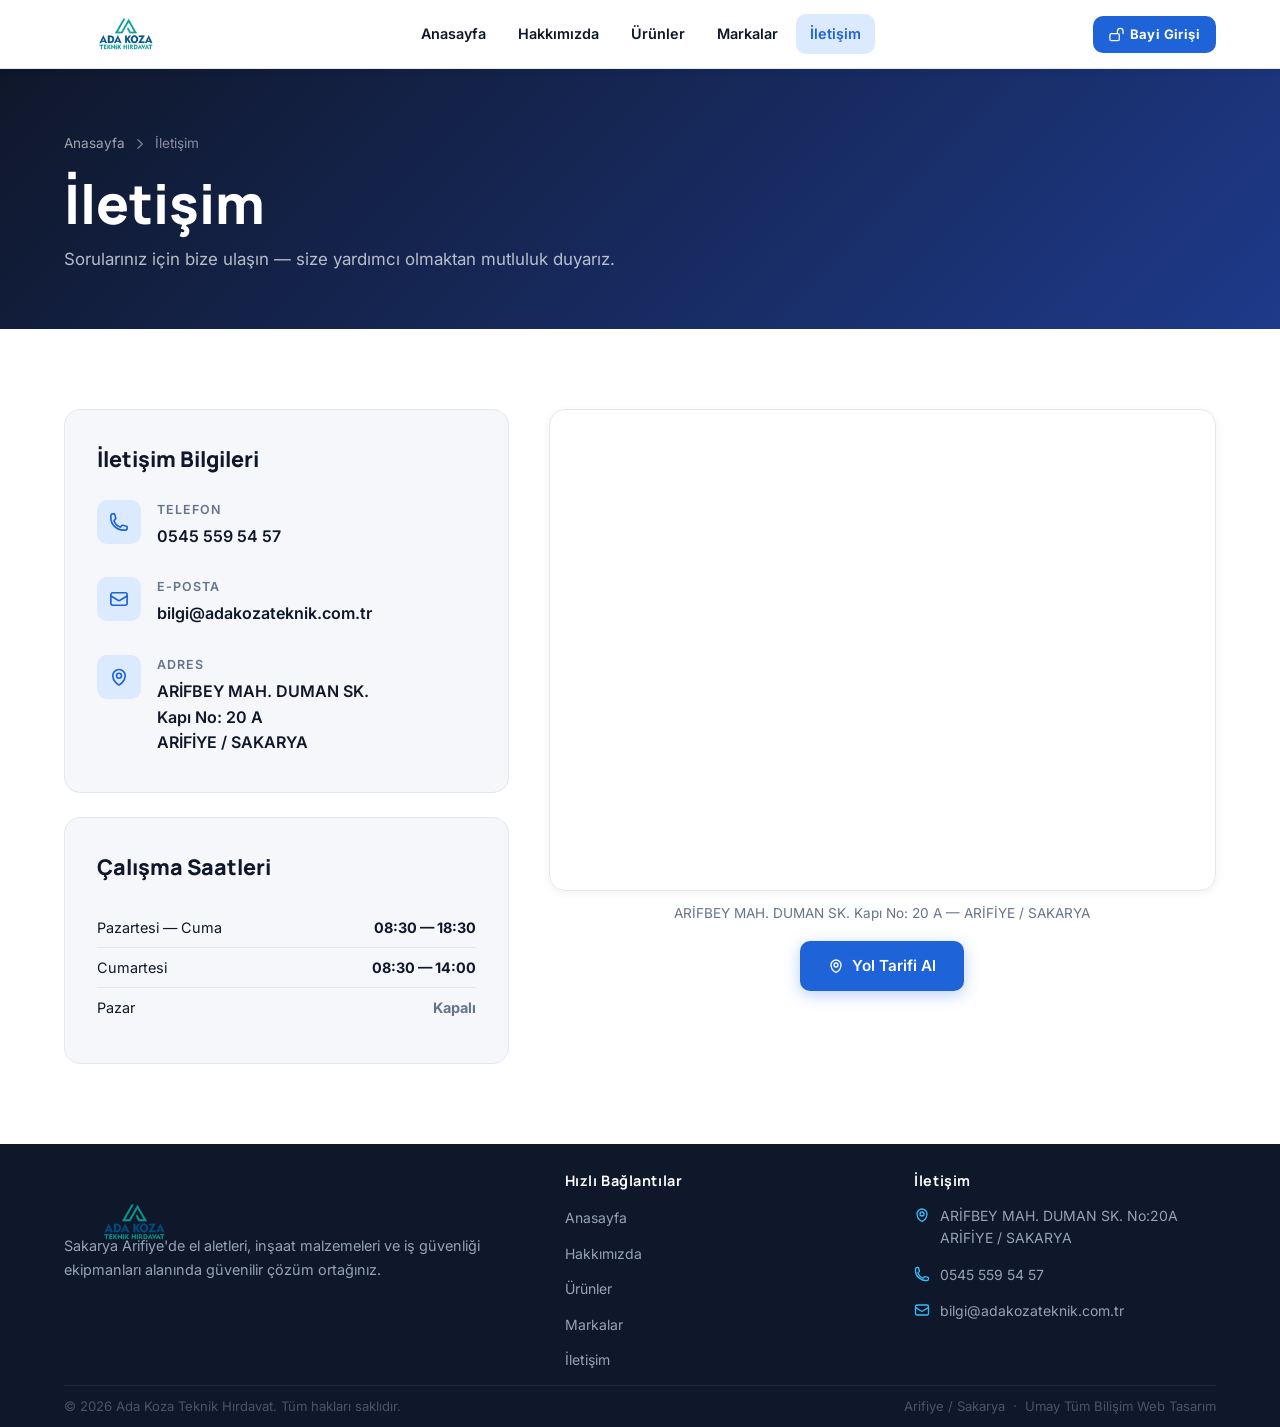
<file: iletisim.html>
﻿<!DOCTYPE html>
<html lang="tr">
<head>
  <meta charset="UTF-8">
  <meta name="viewport" content="width=device-width, initial-scale=1.0">
  <title>İletişim — Ada Koza Teknik Hırdavat</title>
  <meta name="description" content="Ada Koza Teknik Hırdavat iletişim bilgileri: Arifbey Mah. Duman Sk. No:20A Arifiye/Sakarya. Tel: 0545 559 54 57. E-posta: bilgi@adakozateknik.com.tr">
  <link rel="stylesheet" href="assets/css/style.css">
</head>
<body>

<!-- HEADER -->
<header class="site-header">
  <div class="container">
    <div class="header-inner">
      <a href="index.html" class="logo" aria-label="Ada Koza Teknik Hırdavat Ana Sayfa">
        <picture><source srcset="assets/images/logo.webp" type="image/webp"><img src="assets/images/logo.png" alt="Ada Koza Teknik Hırdavat" width="160" height="52"></picture>
      </a>
      <button class="hamburger" aria-label="Menüyü aç/kapat" aria-expanded="false">
        <span></span><span></span><span></span>
      </button>
      <nav class="main-nav" aria-label="Ana navigasyon">
        <a href="index.html">Anasayfa</a>
        <a href="hakkimizda.html">Hakkımızda</a>
        <a href="urunler.html">Ürünler</a>
        <a href="markalar.html">Markalar</a>
        <a href="iletisim.html">İletişim</a>
      </nav>
      <a href="https://bayi.adakozateknik.com.tr" target="_blank" rel="noopener noreferrer" class="bayi-btn" aria-label="Bayi girişi">
        <svg width="15" height="15" fill="none" stroke="currentColor" stroke-width="2" viewBox="0 0 24 24" aria-hidden="true"><path stroke-linecap="round" stroke-linejoin="round" d="M13.5 10.5V6.75a4.5 4.5 0 119 0v3.75M3.75 21.75h10.5a2.25 2.25 0 002.25-2.25v-6.75a2.25 2.25 0 00-2.25-2.25H3.75a2.25 2.25 0 00-2.25 2.25v6.75a2.25 2.25 0 002.25 2.25z"/></svg>
        Bayi Girişi
      </a>
    </div>
  </div>
</header>
<main>

<!-- PAGE HERO -->
<section class="page-hero">
  <div class="container">
    <nav class="breadcrumb" aria-label="Gezinti yolu">
      <a href="index.html">Anasayfa</a>
      <svg width="14" height="14" fill="none" stroke="currentColor" stroke-width="2" viewBox="0 0 24 24"><path stroke-linecap="round" stroke-linejoin="round" d="M8.25 4.5l7.5 7.5-7.5 7.5"/></svg>
      <span>İletişim</span>
    </nav>
    <h1>İletişim</h1>
    <p>Sorularınız için bize ulaşın — size yardımcı olmaktan mutluluk duyarız.</p>
  </div>
</section>

<!-- CONTACT CONTENT -->
<section class="section">
  <div class="container">
    <div class="contact-grid">

      <!-- INFO CARD -->
      <div>
        <div class="contact-info-card reveal">
          <h3>İletişim Bilgileri</h3>

          <div class="contact-item">
            <div class="contact-item__icon">
              <svg width="20" height="20" fill="none" stroke="currentColor" stroke-width="2" viewBox="0 0 24 24"><path stroke-linecap="round" stroke-linejoin="round" d="M2.25 6.75c0 8.284 6.716 15 15 15h2.25a2.25 2.25 0 002.25-2.25v-1.372c0-.516-.351-.966-.852-1.091l-4.423-1.106c-.44-.11-.902.055-1.173.417l-.97 1.293c-.282.376-.769.542-1.21.38a12.035 12.035 0 01-7.143-7.143c-.162-.441.004-.928.38-1.21l1.293-.97c.363-.271.527-.734.417-1.173L6.963 3.102a1.125 1.125 0 00-1.091-.852H4.5A2.25 2.25 0 002.25 4.5v2.25z"/></svg>
            </div>
            <div>
              <div class="contact-item__label">Telefon</div>
              <div class="contact-item__value">
                <a href="tel:+905455595457">0545 559 54 57</a>
              </div>
            </div>
          </div>

          <div class="contact-item">
            <div class="contact-item__icon">
              <svg width="20" height="20" fill="none" stroke="currentColor" stroke-width="2" viewBox="0 0 24 24"><path stroke-linecap="round" stroke-linejoin="round" d="M21.75 6.75v10.5a2.25 2.25 0 01-2.25 2.25h-15a2.25 2.25 0 01-2.25-2.25V6.75m19.5 0A2.25 2.25 0 0019.5 4.5h-15a2.25 2.25 0 00-2.25 2.25m19.5 0v.243a2.25 2.25 0 01-1.07 1.916l-7.5 4.615a2.25 2.25 0 01-2.36 0L3.32 8.91a2.25 2.25 0 01-1.07-1.916V6.75"/></svg>
            </div>
            <div>
              <div class="contact-item__label">E-posta</div>
              <div class="contact-item__value">
                <a href="mailto:bilgi@adakozateknik.com.tr">bilgi@adakozateknik.com.tr</a>
              </div>
            </div>
          </div>

          <div class="contact-item">
            <div class="contact-item__icon">
              <svg width="20" height="20" fill="none" stroke="currentColor" stroke-width="2" viewBox="0 0 24 24"><path stroke-linecap="round" stroke-linejoin="round" d="M15 10.5a3 3 0 11-6 0 3 3 0 016 0z"/><path stroke-linecap="round" stroke-linejoin="round" d="M19.5 10.5c0 7.142-7.5 11.25-7.5 11.25S4.5 17.642 4.5 10.5a7.5 7.5 0 1115 0z"/></svg>
            </div>
            <div>
              <div class="contact-item__label">Adres</div>
              <div class="contact-item__value">ARİFBEY MAH. DUMAN SK.<br>Kapı No: 20 A<br>ARİFİYE / SAKARYA</div>
            </div>
          </div>
        </div>

        <!-- HOURS -->
        <div class="contact-info-card reveal" style="margin-top:24px;">
          <h3>Çalışma Saatleri</h3>
          <div class="hours-table">
            <div class="hours-row">
              <span>Pazartesi — Cuma</span>
              <strong>08:30 — 18:30</strong>
            </div>
            <div class="hours-row">
              <span>Cumartesi</span>
              <strong>08:30 — 14:00</strong>
            </div>
            <div class="hours-row">
              <span>Pazar</span>
              <strong style="color:var(--text-muted)">Kapalı</strong>
            </div>
          </div>
        </div>
      </div>

      <!-- MAP -->
      <div class="reveal reveal-delay-2">
        <div class="map-container">
          <iframe
            src="https://www.google.com/maps/embed?pb=!1m18!1m12!1m3!1d3024.059561371088!2d30.3564338!3d40.7167053!2m3!1f0!2f0!3f0!3m2!1i1024!2i768!4f13.1!3m3!1m2!1s0x14ccb10b6d113a01%3A0x3f702c38bfac0f38!2sAda%20Koza%20Teknik%20H%C4%B1rdavat!5e0!3m2!1sen!2str!4v1775227168238!5m2!1sen!2str"
            allowfullscreen=""
            loading="lazy"
            referrerpolicy="no-referrer-when-downgrade"
            title="Ada Koza Teknik Hırdavat Konum — Arifiye/Sakarya"
          ></iframe>
        </div>
        <p style="margin-top:12px;font-size:.85rem;color:var(--text-muted);text-align:center;">
          ARİFBEY MAH. DUMAN SK. Kapı No: 20 A — ARİFİYE / SAKARYA
        </p>
        <div style="text-align:center;margin-top:16px;">
          <a href="https://www.google.com/maps/dir/?api=1&destination=Ada+Koza+Teknik+H%C4%B1rdavat&destination_place_id=0x14ccb10b6d113a01:0x3f702c38bfac0f38" target="_blank" rel="noopener noreferrer" class="btn btn--primary">
            <svg width="16" height="16" fill="none" stroke="currentColor" stroke-width="2" viewBox="0 0 24 24"><path stroke-linecap="round" stroke-linejoin="round" d="M15 10.5a3 3 0 11-6 0 3 3 0 016 0z"/><path stroke-linecap="round" stroke-linejoin="round" d="M19.5 10.5c0 7.142-7.5 11.25-7.5 11.25S4.5 17.642 4.5 10.5a7.5 7.5 0 1115 0z"/></svg>
            Yol Tarifi Al
          </a>
        </div>
      </div>

    </div>
  </div>
</section>

</main>

<!-- FOOTER -->
<footer class="site-footer">
  <div class="container">
    <div class="footer-grid">
      <div class="footer-brand">
        <picture><source srcset="assets/images/logo.webp" type="image/webp"><img src="assets/images/logo.png" alt="Ada Koza Teknik Hırdavat" width="140" height="46"></picture>
        <p>Sakarya Arifiye'de el aletleri, inşaat malzemeleri ve iş güvenliği ekipmanları alanında güvenilir çözüm ortağınız.</p>
      </div>
      <div class="footer-col">
        <h3>Hızlı Bağlantılar</h3>
        <ul>
          <li><a href="index.html">Anasayfa</a></li>
          <li><a href="hakkimizda.html">Hakkımızda</a></li>
          <li><a href="urunler.html">Ürünler</a></li>
          <li><a href="markalar.html">Markalar</a></li>
          <li><a href="iletisim.html">İletişim</a></li>
        </ul>
      </div>
      <div class="footer-col">
        <h3>İletişim</h3>
        <div class="footer-contact-item">
          <svg width="16" height="16" fill="none" stroke="currentColor" stroke-width="2" viewBox="0 0 24 24"><path stroke-linecap="round" stroke-linejoin="round" d="M15 10.5a3 3 0 11-6 0 3 3 0 016 0z"/><path stroke-linecap="round" stroke-linejoin="round" d="M19.5 10.5c0 7.142-7.5 11.25-7.5 11.25S4.5 17.642 4.5 10.5a7.5 7.5 0 1115 0z"/></svg>
          <span>ARİFBEY MAH. DUMAN SK. No:20A<br>ARİFİYE / SAKARYA</span>
        </div>
        <div class="footer-contact-item">
          <svg width="16" height="16" fill="none" stroke="currentColor" stroke-width="2" viewBox="0 0 24 24"><path stroke-linecap="round" stroke-linejoin="round" d="M2.25 6.75c0 8.284 6.716 15 15 15h2.25a2.25 2.25 0 002.25-2.25v-1.372c0-.516-.351-.966-.852-1.091l-4.423-1.106c-.44-.11-.902.055-1.173.417l-.97 1.293c-.282.376-.769.542-1.21.38a12.035 12.035 0 01-7.143-7.143c-.162-.441.004-.928.38-1.21l1.293-.97c.363-.271.527-.734.417-1.173L6.963 3.102a1.125 1.125 0 00-1.091-.852H4.5A2.25 2.25 0 002.25 4.5v2.25z"/></svg>
          <a href="tel:+905455595457">0545 559 54 57</a>
        </div>
        <div class="footer-contact-item">
          <svg width="16" height="16" fill="none" stroke="currentColor" stroke-width="2" viewBox="0 0 24 24"><path stroke-linecap="round" stroke-linejoin="round" d="M21.75 6.75v10.5a2.25 2.25 0 01-2.25 2.25h-15a2.25 2.25 0 01-2.25-2.25V6.75m19.5 0A2.25 2.25 0 0019.5 4.5h-15a2.25 2.25 0 00-2.25 2.25m19.5 0v.243a2.25 2.25 0 01-1.07 1.916l-7.5 4.615a2.25 2.25 0 01-2.36 0L3.32 8.91a2.25 2.25 0 01-1.07-1.916V6.75"/></svg>
          <a href="mailto:bilgi@adakozateknik.com.tr">bilgi@adakozateknik.com.tr</a>
        </div>
      </div>
    </div>
    <div class="footer-bottom">
      <span>© <span class="js-year"></span> Ada Koza Teknik Hırdavat. Tüm hakları saklıdır.</span>
      <span>Arifiye / Sakarya &nbsp;·&nbsp; <a href="https://www.umaybilisim.com.tr" target="_blank" rel="noopener noreferrer" style="color:inherit;">Umay Tüm Bilişim Web Tasarım</a></span>
    </div>
  </div>
</footer>

<script src="assets/js/main.js"></script>
</body>
</html>
</file>
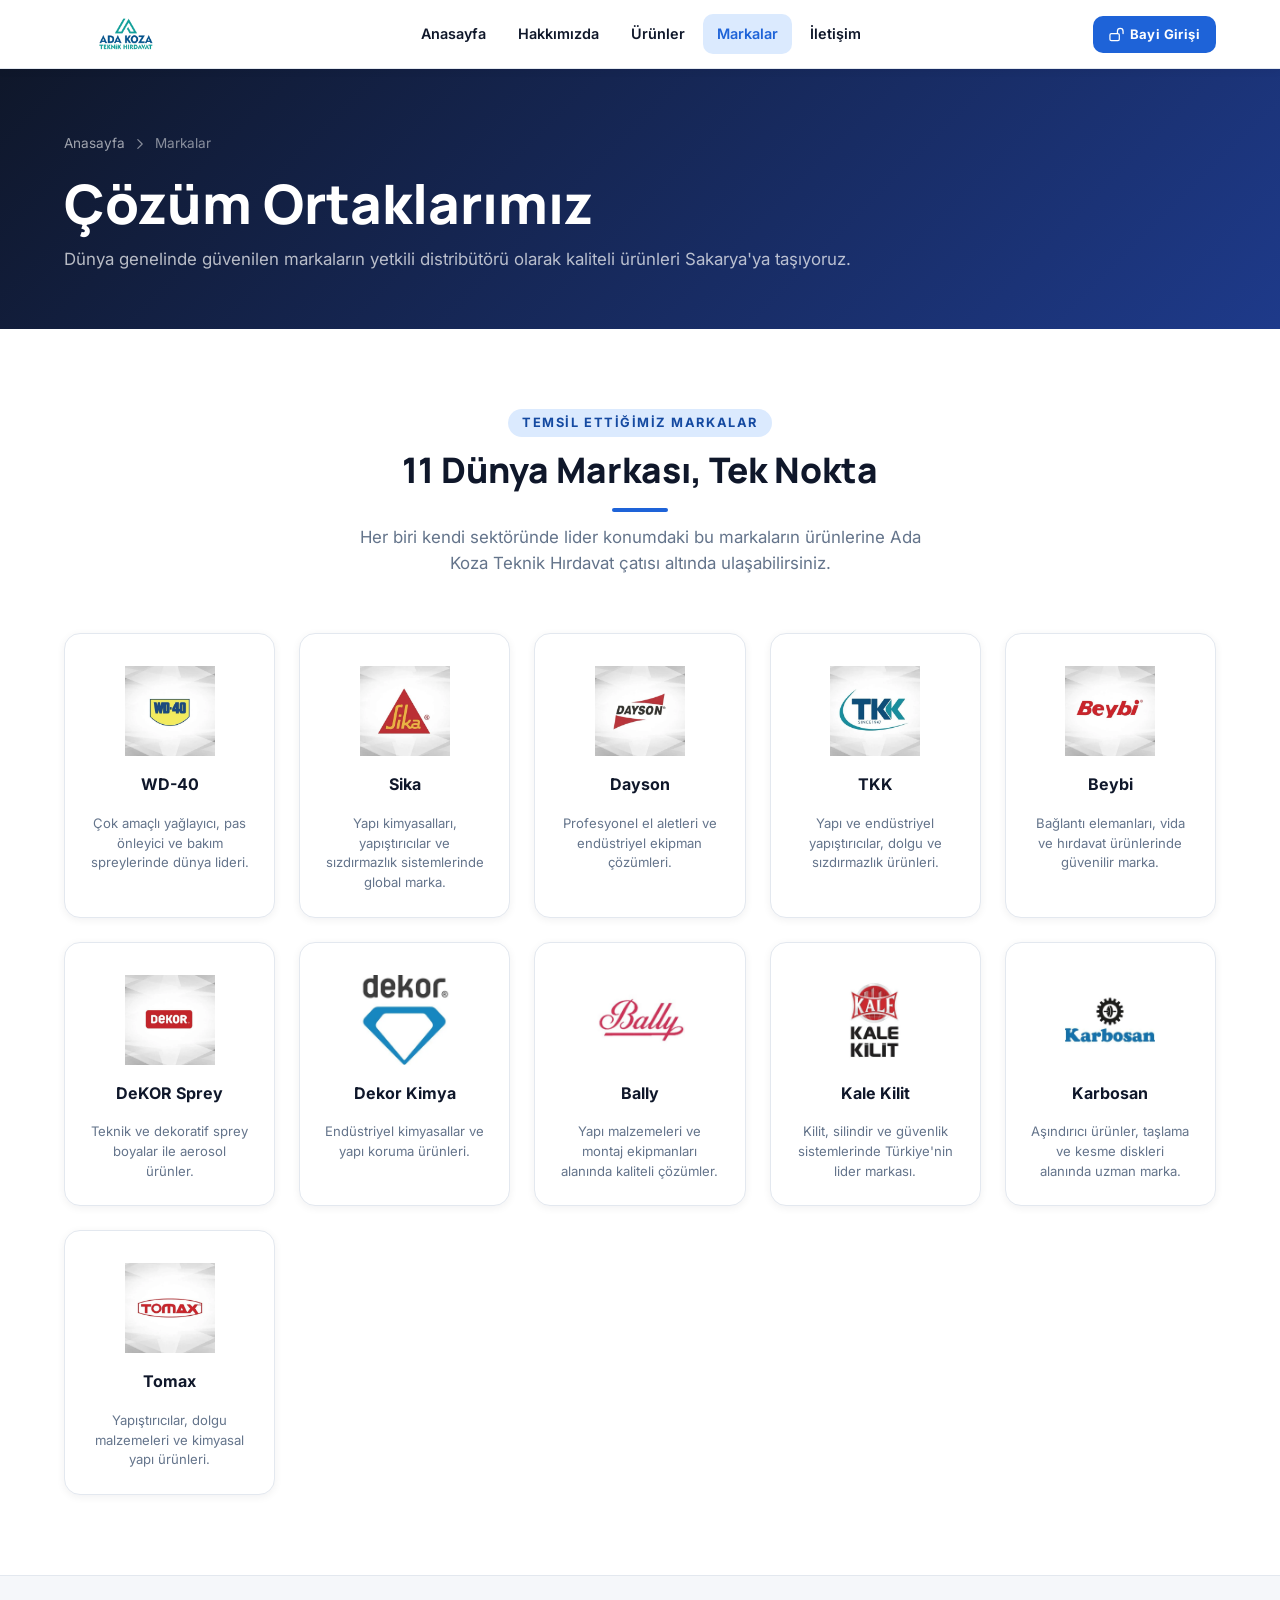
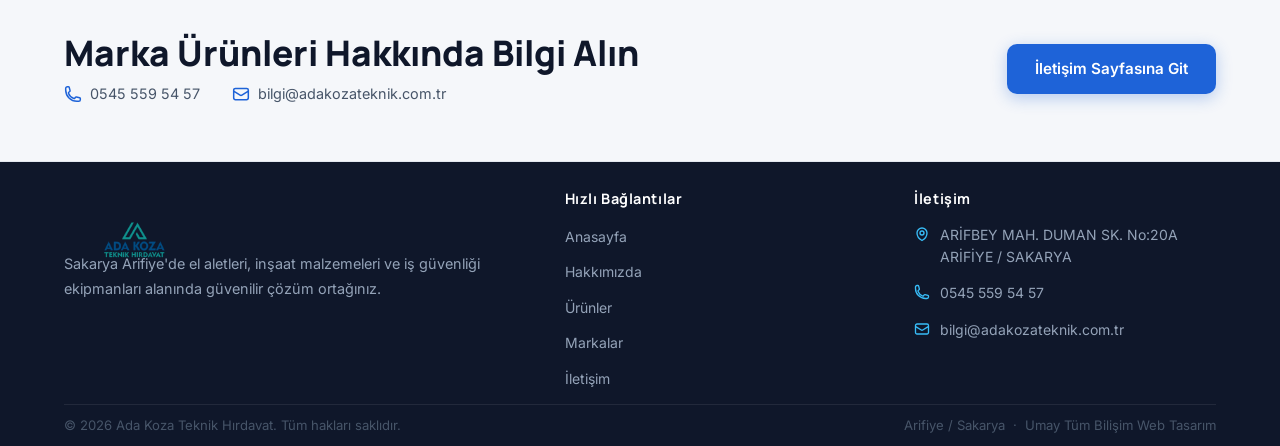
<file: markalar.html>
﻿<!DOCTYPE html>
<html lang="tr">
<head>
  <meta charset="UTF-8">
  <meta name="viewport" content="width=device-width, initial-scale=1.0">
  <title>Markalar — Ada Koza Teknik Hırdavat</title>
  <meta name="description" content="Ada Koza Teknik Hırdavat çözüm ortağı markalar: WD-40, Sika, Dayson, TKK, Beybi, DeKOR, Bally, Kale Kilit, Karbosan, Tomax ve daha fazlası.">
  <link rel="stylesheet" href="assets/css/style.css">
  <style>
    .brands-full-grid {
      display: grid;
      grid-template-columns: repeat(auto-fill, minmax(200px, 1fr));
      gap: 24px;
    }
    .brand-full-card {
      background: var(--bg);
      border: 1px solid var(--border);
      border-radius: var(--radius-lg);
      padding: 32px 24px 24px;
      display: flex;
      flex-direction: column;
      align-items: center;
      gap: 16px;
      transition: var(--transition);
      box-shadow: var(--shadow-sm);
      text-align: center;
    }
    .brand-full-card:hover {
      transform: translateY(-5px);
      box-shadow: var(--shadow);
      border-color: var(--primary-light);
    }
    .brand-full-card img {
      height: 90px;
      width: 100%;
      object-fit: contain;
      filter: grayscale(20%);
      transition: var(--transition);
    }
    .brand-full-card:hover img { filter: grayscale(0%); }
    .brand-full-card__name {
      font-weight: 700;
      font-size: 1rem;
      color: var(--text);
    }
    .brand-full-card__desc {
      font-size: .82rem;
      color: var(--text-muted);
      line-height: 1.5;
    }
  </style>
</head>
<body>

<!-- HEADER -->
<header class="site-header">
  <div class="container">
    <div class="header-inner">
      <a href="index.html" class="logo" aria-label="Ada Koza Teknik Hırdavat Ana Sayfa">
        <picture><source srcset="assets/images/logo.webp" type="image/webp"><img src="assets/images/logo.png" alt="Ada Koza Teknik Hırdavat" width="160" height="52"></picture>
      </a>
      <button class="hamburger" aria-label="Menüyü aç/kapat" aria-expanded="false">
        <span></span><span></span><span></span>
      </button>
      <nav class="main-nav" aria-label="Ana navigasyon">
        <a href="index.html">Anasayfa</a>
        <a href="hakkimizda.html">Hakkımızda</a>
        <a href="urunler.html">Ürünler</a>
        <a href="markalar.html">Markalar</a>
        <a href="iletisim.html">İletişim</a>
      </nav>
      <a href="https://bayi.adakozateknik.com.tr" target="_blank" rel="noopener noreferrer" class="bayi-btn" aria-label="Bayi girişi">
        <svg width="15" height="15" fill="none" stroke="currentColor" stroke-width="2" viewBox="0 0 24 24" aria-hidden="true"><path stroke-linecap="round" stroke-linejoin="round" d="M13.5 10.5V6.75a4.5 4.5 0 119 0v3.75M3.75 21.75h10.5a2.25 2.25 0 002.25-2.25v-6.75a2.25 2.25 0 00-2.25-2.25H3.75a2.25 2.25 0 00-2.25 2.25v6.75a2.25 2.25 0 002.25 2.25z"/></svg>
        Bayi Girişi
      </a>
    </div>
  </div>
</header>
<main>

<!-- PAGE HERO -->
<section class="page-hero">
  <div class="container">
    <nav class="breadcrumb" aria-label="Gezinti yolu">
      <a href="index.html">Anasayfa</a>
      <svg width="14" height="14" fill="none" stroke="currentColor" stroke-width="2" viewBox="0 0 24 24"><path stroke-linecap="round" stroke-linejoin="round" d="M8.25 4.5l7.5 7.5-7.5 7.5"/></svg>
      <span>Markalar</span>
    </nav>
    <h1>Çözüm Ortaklarımız</h1>
    <p>Dünya genelinde güvenilen markaların yetkili distribütörü olarak kaliteli ürünleri Sakarya'ya taşıyoruz.</p>
  </div>
</section>

<!-- BRANDS GRID -->
<section class="section">
  <div class="container">
    <div class="section__header reveal">
      <span class="section__label">Temsil Ettiğimiz Markalar</span>
      <h2>11 Dünya Markası, Tek Nokta</h2>
      <div class="divider"></div>
      <p>Her biri kendi sektöründe lider konumdaki bu markaların ürünlerine Ada Koza Teknik Hırdavat çatısı altında ulaşabilirsiniz.</p>
    </div>
    <div class="brands-full-grid">

      <div class="brand-full-card reveal">
        <picture><source srcset="assets/images/markalar/wd40.webp" type="image/webp"><img src="assets/images/markalar/wd40.jpeg" alt="WD-40" loading="lazy" width="200" height="90"></picture>
        <div class="brand-full-card__name">WD-40</div>
        <div class="brand-full-card__desc">Çok amaçlı yağlayıcı, pas önleyici ve bakım spreylerinde dünya lideri.</div>
      </div>

      <div class="brand-full-card reveal reveal-delay-1">
        <picture><source srcset="assets/images/markalar/sika.webp" type="image/webp"><img src="assets/images/markalar/sika.jpeg" alt="Sika" loading="lazy" width="200" height="90"></picture>
        <div class="brand-full-card__name">Sika</div>
        <div class="brand-full-card__desc">Yapı kimyasalları, yapıştırıcılar ve sızdırmazlık sistemlerinde global marka.</div>
      </div>

      <div class="brand-full-card reveal reveal-delay-2">
        <picture><source srcset="assets/images/markalar/dayson.webp" type="image/webp"><img src="assets/images/markalar/dayson.jpeg" alt="Dayson" loading="lazy" width="200" height="90"></picture>
        <div class="brand-full-card__name">Dayson</div>
        <div class="brand-full-card__desc">Profesyonel el aletleri ve endüstriyel ekipman çözümleri.</div>
      </div>

      <div class="brand-full-card reveal reveal-delay-3">
        <picture><source srcset="assets/images/markalar/tkk.webp" type="image/webp"><img src="assets/images/markalar/tkk.jpeg" alt="TKK" loading="lazy" width="200" height="90"></picture>
        <div class="brand-full-card__name">TKK</div>
        <div class="brand-full-card__desc">Yapı ve endüstriyel yapıştırıcılar, dolgu ve sızdırmazlık ürünleri.</div>
      </div>

      <div class="brand-full-card reveal">
        <picture><source srcset="assets/images/markalar/beybi.webp" type="image/webp"><img src="assets/images/markalar/beybi.jpeg" alt="Beybi" loading="lazy" width="200" height="90"></picture>
        <div class="brand-full-card__name">Beybi</div>
        <div class="brand-full-card__desc">Bağlantı elemanları, vida ve hırdavat ürünlerinde güvenilir marka.</div>
      </div>

      <div class="brand-full-card reveal reveal-delay-1">
        <picture><source srcset="assets/images/markalar/dekor-sprey.webp" type="image/webp"><img src="assets/images/markalar/dekor-sprey.jpeg" alt="DeKOR Sprey" loading="lazy" width="200" height="90"></picture>
        <div class="brand-full-card__name">DeKOR Sprey</div>
        <div class="brand-full-card__desc">Teknik ve dekoratif sprey boyalar ile aerosol ürünler.</div>
      </div>

      <div class="brand-full-card reveal reveal-delay-2">
        <picture><source srcset="assets/images/markalar/dekor-kimya.webp" type="image/webp"><img src="assets/images/markalar/dekor-kimya.jpeg" alt="Dekor Kimya" loading="lazy" width="200" height="90"></picture>
        <div class="brand-full-card__name">Dekor Kimya</div>
        <div class="brand-full-card__desc">Endüstriyel kimyasallar ve yapı koruma ürünleri.</div>
      </div>

      <div class="brand-full-card reveal reveal-delay-3">
        <picture><source srcset="assets/images/markalar/bally.webp" type="image/webp"><img src="assets/images/markalar/bally.jpeg" alt="Bally" loading="lazy" width="200" height="90"></picture>
        <div class="brand-full-card__name">Bally</div>
        <div class="brand-full-card__desc">Yapı malzemeleri ve montaj ekipmanları alanında kaliteli çözümler.</div>
      </div>

      <div class="brand-full-card reveal">
        <picture><source srcset="assets/images/markalar/kale-kilit.webp" type="image/webp"><img src="assets/images/markalar/kale-kilit.jpeg" alt="Kale Kilit" loading="lazy" width="200" height="90"></picture>
        <div class="brand-full-card__name">Kale Kilit</div>
        <div class="brand-full-card__desc">Kilit, silindir ve güvenlik sistemlerinde Türkiye'nin lider markası.</div>
      </div>

      <div class="brand-full-card reveal reveal-delay-1">
        <picture><source srcset="assets/images/markalar/karbosan.webp" type="image/webp"><img src="assets/images/markalar/karbosan.jpeg" alt="Karbosan" loading="lazy" width="200" height="90"></picture>
        <div class="brand-full-card__name">Karbosan</div>
        <div class="brand-full-card__desc">Aşındırıcı ürünler, taşlama ve kesme diskleri alanında uzman marka.</div>
      </div>

      <div class="brand-full-card reveal reveal-delay-2">
        <picture><source srcset="assets/images/markalar/tomax.webp" type="image/webp"><img src="assets/images/markalar/tomax.jpeg" alt="Tomax" loading="lazy" width="200" height="90"></picture>
        <div class="brand-full-card__name">Tomax</div>
        <div class="brand-full-card__desc">Yapıştırıcılar, dolgu malzemeleri ve kimyasal yapı ürünleri.</div>
      </div>

    </div>
  </div>
</section>

<!-- CTA BAND -->
<div class="cta-band">
  <div class="container">
    <div class="cta-band-inner">
      <div>
        <h2>Marka Ürünleri Hakkında Bilgi Alın</h2>
        <div class="cta-band-info">
          <div class="cta-info-item">
            <svg width="18" height="18" fill="none" stroke="currentColor" stroke-width="2" viewBox="0 0 24 24"><path stroke-linecap="round" stroke-linejoin="round" d="M2.25 6.75c0 8.284 6.716 15 15 15h2.25a2.25 2.25 0 002.25-2.25v-1.372c0-.516-.351-.966-.852-1.091l-4.423-1.106c-.44-.11-.902.055-1.173.417l-.97 1.293c-.282.376-.769.542-1.21.38a12.035 12.035 0 01-7.143-7.143c-.162-.441.004-.928.38-1.21l1.293-.97c.363-.271.527-.734.417-1.173L6.963 3.102a1.125 1.125 0 00-1.091-.852H4.5A2.25 2.25 0 002.25 4.5v2.25z"/></svg>
            0545 559 54 57
          </div>
          <div class="cta-info-item">
            <svg width="18" height="18" fill="none" stroke="currentColor" stroke-width="2" viewBox="0 0 24 24"><path stroke-linecap="round" stroke-linejoin="round" d="M21.75 6.75v10.5a2.25 2.25 0 01-2.25 2.25h-15a2.25 2.25 0 01-2.25-2.25V6.75m19.5 0A2.25 2.25 0 0019.5 4.5h-15a2.25 2.25 0 00-2.25 2.25m19.5 0v.243a2.25 2.25 0 01-1.07 1.916l-7.5 4.615a2.25 2.25 0 01-2.36 0L3.32 8.91a2.25 2.25 0 01-1.07-1.916V6.75"/></svg>
            bilgi@adakozateknik.com.tr
          </div>
        </div>
      </div>
      <a href="iletisim.html" class="btn btn--primary">İletişim Sayfasına Git</a>
    </div>
  </div>
</div>

</main>

<!-- FOOTER -->
<footer class="site-footer">
  <div class="container">
    <div class="footer-grid">
      <div class="footer-brand">
        <picture><source srcset="assets/images/logo.webp" type="image/webp"><img src="assets/images/logo.png" alt="Ada Koza Teknik Hırdavat" width="140" height="46"></picture>
        <p>Sakarya Arifiye'de el aletleri, inşaat malzemeleri ve iş güvenliği ekipmanları alanında güvenilir çözüm ortağınız.</p>
      </div>
      <div class="footer-col">
        <h3>Hızlı Bağlantılar</h3>
        <ul>
          <li><a href="index.html">Anasayfa</a></li>
          <li><a href="hakkimizda.html">Hakkımızda</a></li>
          <li><a href="urunler.html">Ürünler</a></li>
          <li><a href="markalar.html">Markalar</a></li>
          <li><a href="iletisim.html">İletişim</a></li>
        </ul>
      </div>
      <div class="footer-col">
        <h3>İletişim</h3>
        <div class="footer-contact-item">
          <svg width="16" height="16" fill="none" stroke="currentColor" stroke-width="2" viewBox="0 0 24 24"><path stroke-linecap="round" stroke-linejoin="round" d="M15 10.5a3 3 0 11-6 0 3 3 0 016 0z"/><path stroke-linecap="round" stroke-linejoin="round" d="M19.5 10.5c0 7.142-7.5 11.25-7.5 11.25S4.5 17.642 4.5 10.5a7.5 7.5 0 1115 0z"/></svg>
          <span>ARİFBEY MAH. DUMAN SK. No:20A<br>ARİFİYE / SAKARYA</span>
        </div>
        <div class="footer-contact-item">
          <svg width="16" height="16" fill="none" stroke="currentColor" stroke-width="2" viewBox="0 0 24 24"><path stroke-linecap="round" stroke-linejoin="round" d="M2.25 6.75c0 8.284 6.716 15 15 15h2.25a2.25 2.25 0 002.25-2.25v-1.372c0-.516-.351-.966-.852-1.091l-4.423-1.106c-.44-.11-.902.055-1.173.417l-.97 1.293c-.282.376-.769.542-1.21.38a12.035 12.035 0 01-7.143-7.143c-.162-.441.004-.928.38-1.21l1.293-.97c.363-.271.527-.734.417-1.173L6.963 3.102a1.125 1.125 0 00-1.091-.852H4.5A2.25 2.25 0 002.25 4.5v2.25z"/></svg>
          <a href="tel:+905455595457">0545 559 54 57</a>
        </div>
        <div class="footer-contact-item">
          <svg width="16" height="16" fill="none" stroke="currentColor" stroke-width="2" viewBox="0 0 24 24"><path stroke-linecap="round" stroke-linejoin="round" d="M21.75 6.75v10.5a2.25 2.25 0 01-2.25 2.25h-15a2.25 2.25 0 01-2.25-2.25V6.75m19.5 0A2.25 2.25 0 0019.5 4.5h-15a2.25 2.25 0 00-2.25 2.25m19.5 0v.243a2.25 2.25 0 01-1.07 1.916l-7.5 4.615a2.25 2.25 0 01-2.36 0L3.32 8.91a2.25 2.25 0 01-1.07-1.916V6.75"/></svg>
          <a href="mailto:bilgi@adakozateknik.com.tr">bilgi@adakozateknik.com.tr</a>
        </div>
      </div>
    </div>
    <div class="footer-bottom">
      <span>© <span class="js-year"></span> Ada Koza Teknik Hırdavat. Tüm hakları saklıdır.</span>
      <span>Arifiye / Sakarya &nbsp;·&nbsp; <a href="https://www.umaybilisim.com.tr" target="_blank" rel="noopener noreferrer" style="color:inherit;">Umay Tüm Bilişim Web Tasarım</a></span>
    </div>
  </div>
</footer>

<script src="assets/js/main.js"></script>
</body>
</html>
</file>
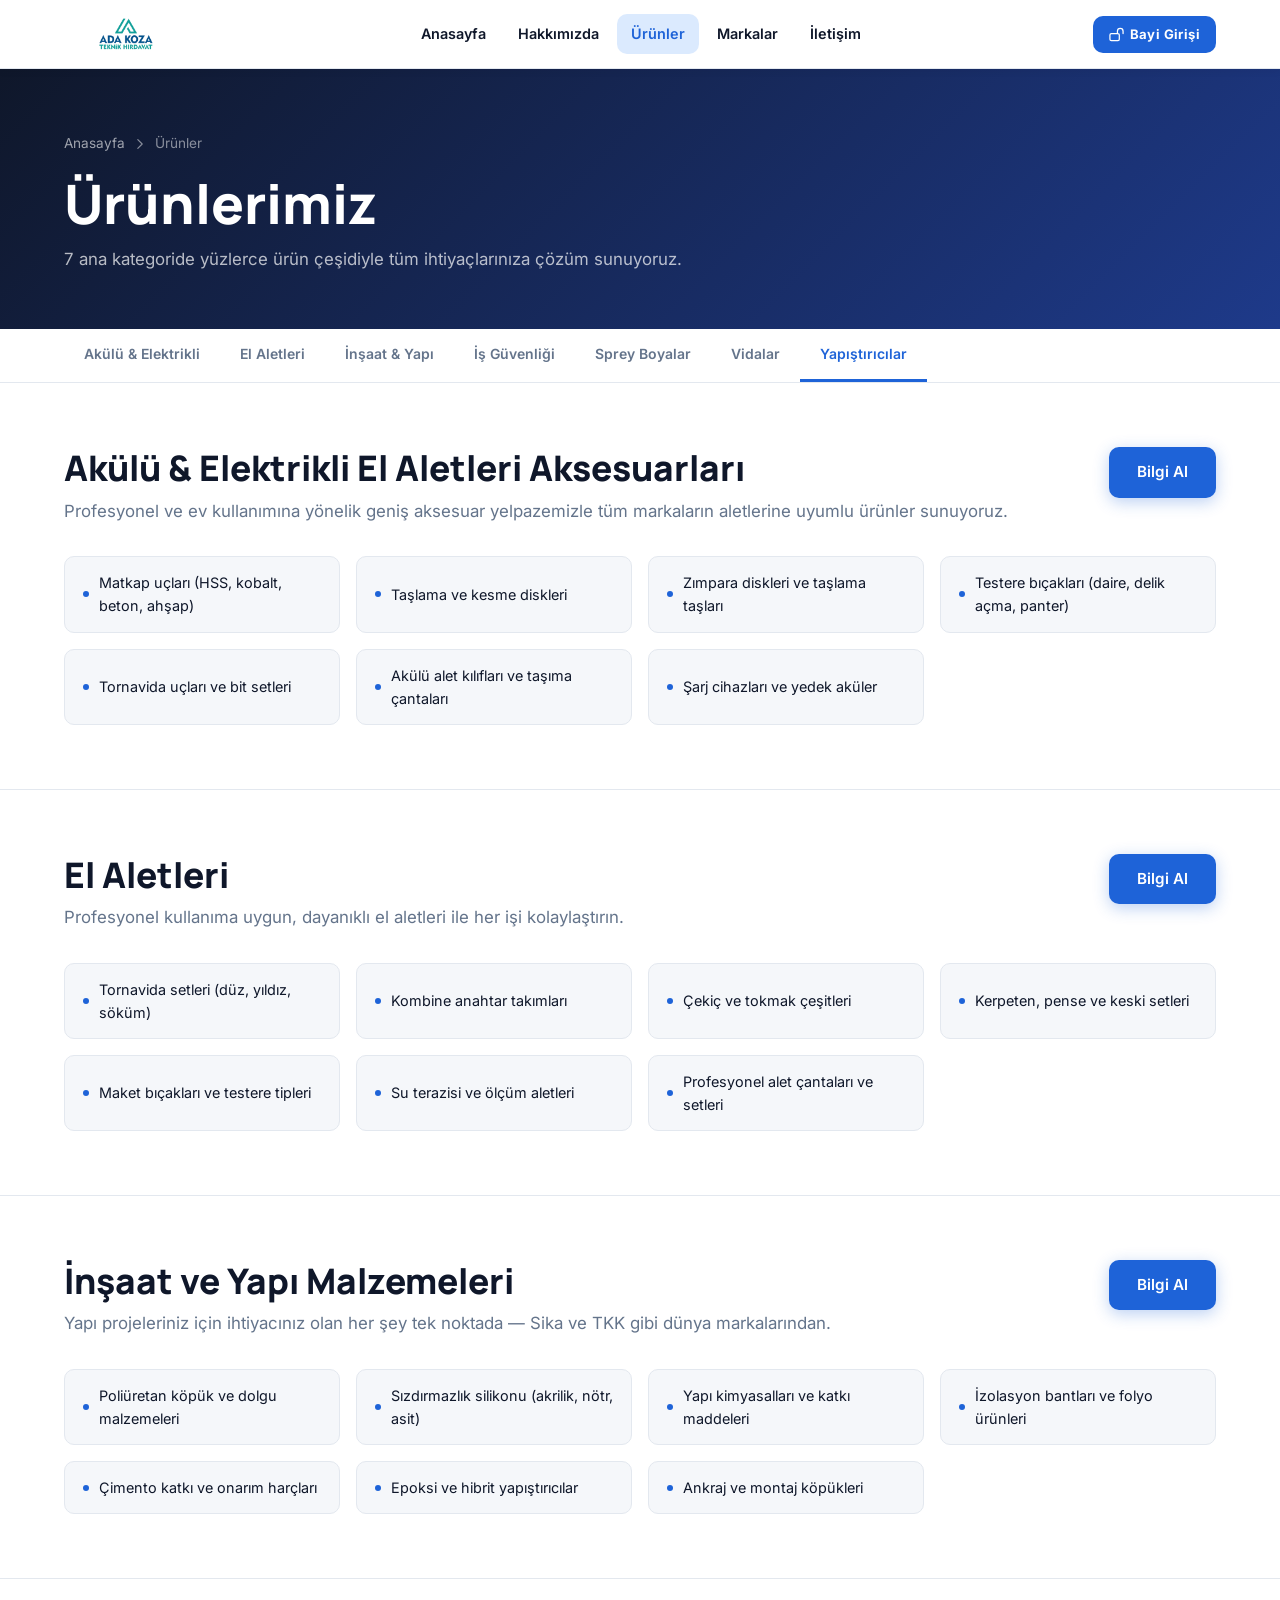
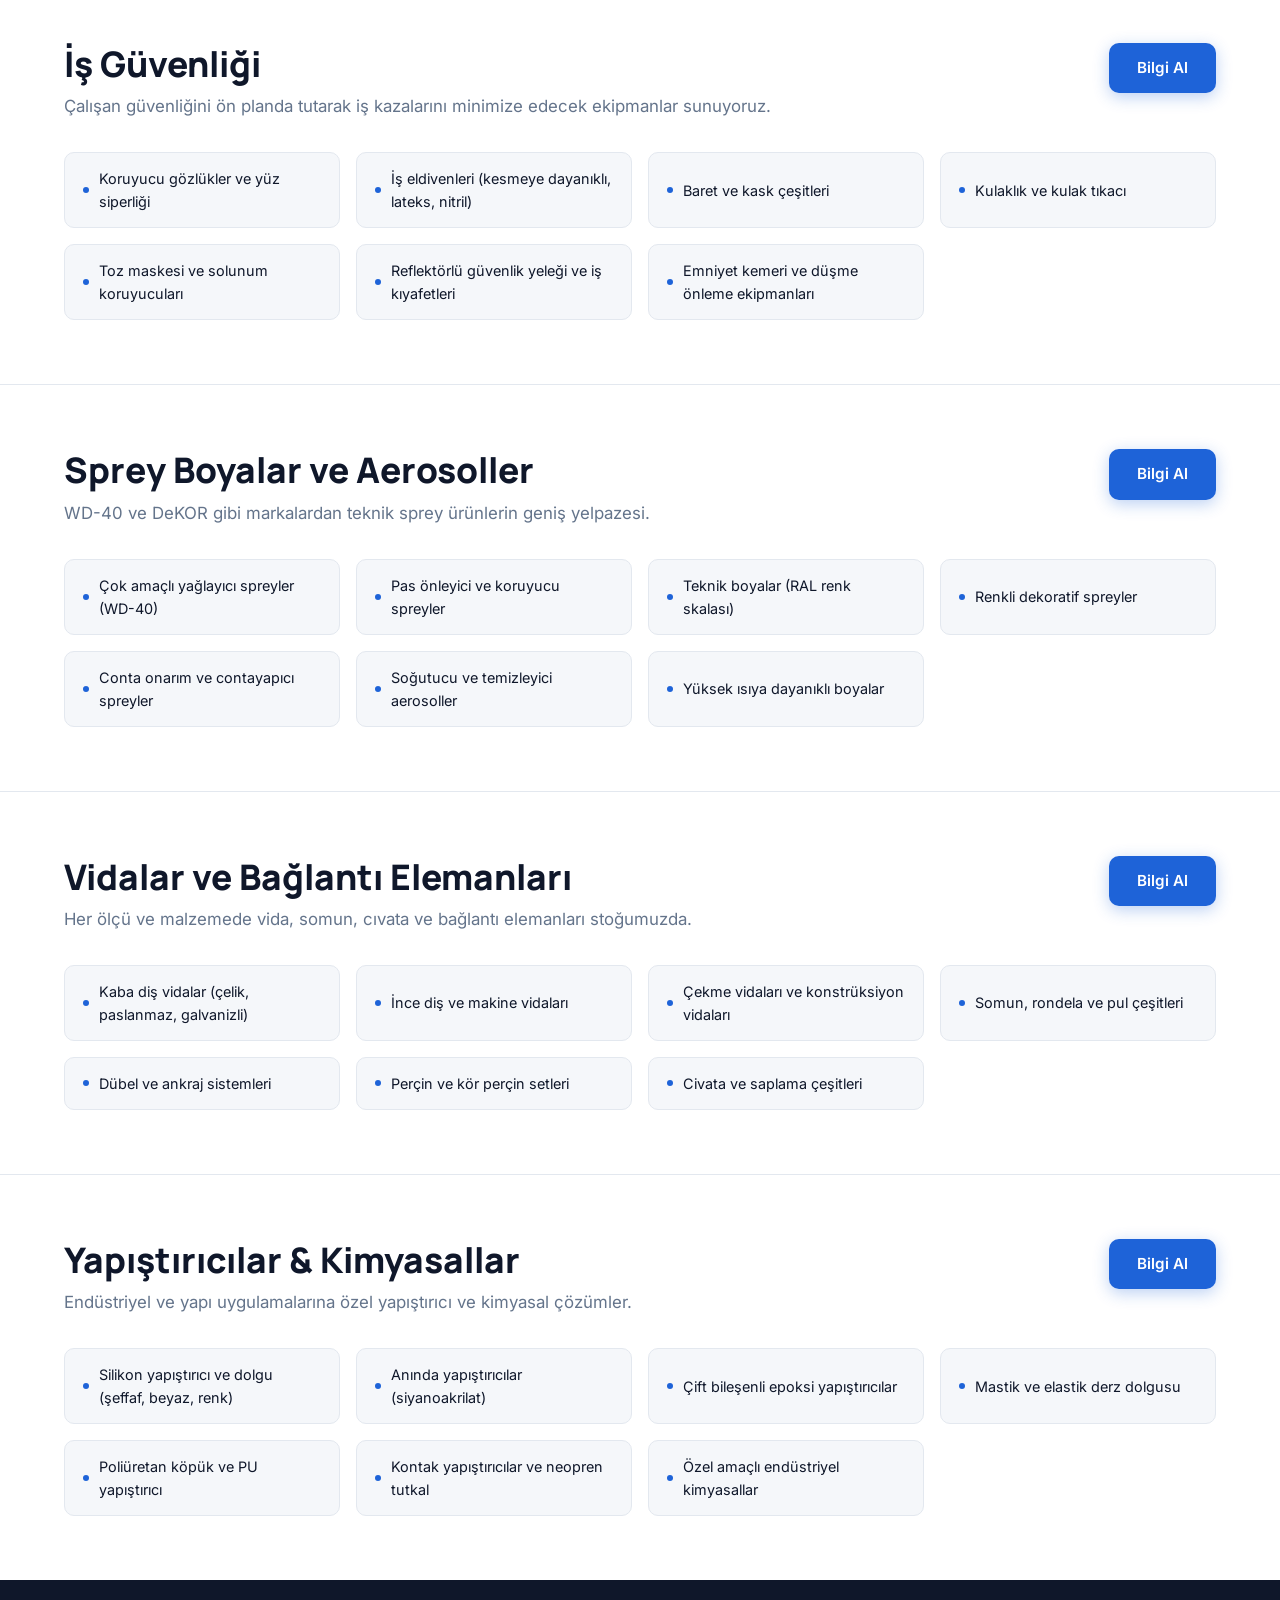
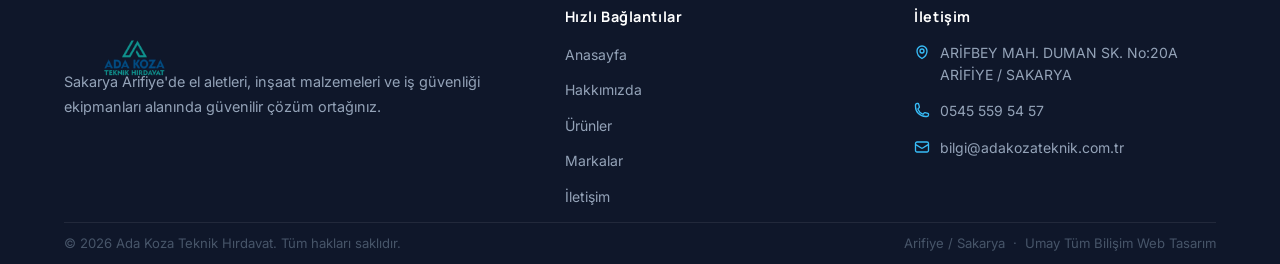
<file: urunler.html>
﻿<!DOCTYPE html>
<html lang="tr">
<head>
  <meta charset="UTF-8">
  <meta name="viewport" content="width=device-width, initial-scale=1.0">
  <title>Ürünler — Ada Koza Teknik Hırdavat</title>
  <meta name="description" content="Ada Koza Teknik Hırdavat ürün kategorileri: el aletleri, inşaat malzemeleri, iş güvenliği, sprey boyalar, vidalar, yapıştırıcılar ve daha fazlası.">
  <link rel="stylesheet" href="assets/css/style.css">
</head>
<body>

<!-- HEADER -->
<header class="site-header">
  <div class="container">
    <div class="header-inner">
      <a href="index.html" class="logo" aria-label="Ada Koza Teknik Hırdavat Ana Sayfa">
        <picture><source srcset="assets/images/logo.webp" type="image/webp"><img src="assets/images/logo.png" alt="Ada Koza Teknik Hırdavat" width="160" height="52"></picture>
      </a>
      <button class="hamburger" aria-label="Menüyü aç/kapat" aria-expanded="false">
        <span></span><span></span><span></span>
      </button>
      <nav class="main-nav" aria-label="Ana navigasyon">
        <a href="index.html">Anasayfa</a>
        <a href="hakkimizda.html">Hakkımızda</a>
        <a href="urunler.html">Ürünler</a>
        <a href="markalar.html">Markalar</a>
        <a href="iletisim.html">İletişim</a>
      </nav>
      <a href="https://bayi.adakozateknik.com.tr" target="_blank" rel="noopener noreferrer" class="bayi-btn" aria-label="Bayi girişi">
        <svg width="15" height="15" fill="none" stroke="currentColor" stroke-width="2" viewBox="0 0 24 24" aria-hidden="true"><path stroke-linecap="round" stroke-linejoin="round" d="M13.5 10.5V6.75a4.5 4.5 0 119 0v3.75M3.75 21.75h10.5a2.25 2.25 0 002.25-2.25v-6.75a2.25 2.25 0 00-2.25-2.25H3.75a2.25 2.25 0 00-2.25 2.25v6.75a2.25 2.25 0 002.25 2.25z"/></svg>
        Bayi Girişi
      </a>
    </div>
  </div>
</header>

<!-- PAGE HERO -->
<section class="page-hero">
  <div class="container">
    <nav class="breadcrumb" aria-label="Gezinti yolu">
      <a href="index.html">Anasayfa</a>
      <svg width="14" height="14" fill="none" stroke="currentColor" stroke-width="2" viewBox="0 0 24 24"><path stroke-linecap="round" stroke-linejoin="round" d="M8.25 4.5l7.5 7.5-7.5 7.5"/></svg>
      <span>Ürünler</span>
    </nav>
    <h1>Ürünlerimiz</h1>
    <p>7 ana kategoride yüzlerce ürün çeşidiyle tüm ihtiyaçlarınıza çözüm sunuyoruz.</p>
  </div>
</section>

<!-- CATEGORY TABS -->
<div class="cat-tabs">
  <div class="container">
    <div class="cat-tabs-inner">
      <a href="#akulu-elektrikli" class="cat-tab">Akülü & Elektrikli</a>
      <a href="#el-aletleri" class="cat-tab">El Aletleri</a>
      <a href="#insaat-yapi" class="cat-tab">İnşaat & Yapı</a>
      <a href="#is-guvenligi" class="cat-tab">İş Güvenliği</a>
      <a href="#sprey-boyalar" class="cat-tab">Sprey Boyalar</a>
      <a href="#vidalar-baglanti" class="cat-tab">Vidalar</a>
      <a href="#yapistiriciler" class="cat-tab">Yapıştırıcılar</a>
    </div>
  </div>
</div>

<!-- PRODUCT SECTIONS -->
<main>

  <section class="product-section" id="akulu-elektrikli">
    <div class="container">
      <div class="product-section-header reveal">
        <div>
          <h2>Akülü & Elektrikli El Aletleri Aksesuarları</h2>
          <p style="color:var(--text-muted);margin-top:8px;">Profesyonel ve ev kullanımına yönelik geniş aksesuar yelpazemizle tüm markaların aletlerine uyumlu ürünler sunuyoruz.</p>
        </div>
        <a href="tel:+905455595457" class="btn btn--primary" style="flex-shrink:0;">Bilgi Al</a>
      </div>
      <ul class="product-list reveal reveal-delay-1">
        <li>Matkap uçları (HSS, kobalt, beton, ahşap)</li>
        <li>Taşlama ve kesme diskleri</li>
        <li>Zımpara diskleri ve taşlama taşları</li>
        <li>Testere bıçakları (daire, delik açma, panter)</li>
        <li>Tornavida uçları ve bit setleri</li>
        <li>Akülü alet kılıfları ve taşıma çantaları</li>
        <li>Şarj cihazları ve yedek aküler</li>
      </ul>
    </div>
  </section>

  <section class="product-section" id="el-aletleri">
    <div class="container">
      <div class="product-section-header reveal">
        <div>
          <h2>El Aletleri</h2>
          <p style="color:var(--text-muted);margin-top:8px;">Profesyonel kullanıma uygun, dayanıklı el aletleri ile her işi kolaylaştırın.</p>
        </div>
        <a href="tel:+905455595457" class="btn btn--primary" style="flex-shrink:0;">Bilgi Al</a>
      </div>
      <ul class="product-list reveal reveal-delay-1">
        <li>Tornavida setleri (düz, yıldız, söküm)</li>
        <li>Kombine anahtar takımları</li>
        <li>Çekiç ve tokmak çeşitleri</li>
        <li>Kerpeten, pense ve keski setleri</li>
        <li>Maket bıçakları ve testere tipleri</li>
        <li>Su terazisi ve ölçüm aletleri</li>
        <li>Profesyonel alet çantaları ve setleri</li>
      </ul>
    </div>
  </section>

  <section class="product-section" id="insaat-yapi">
    <div class="container">
      <div class="product-section-header reveal">
        <div>
          <h2>İnşaat ve Yapı Malzemeleri</h2>
          <p style="color:var(--text-muted);margin-top:8px;">Yapı projeleriniz için ihtiyacınız olan her şey tek noktada — Sika ve TKK gibi dünya markalarından.</p>
        </div>
        <a href="tel:+905455595457" class="btn btn--primary" style="flex-shrink:0;">Bilgi Al</a>
      </div>
      <ul class="product-list reveal reveal-delay-1">
        <li>Poliüretan köpük ve dolgu malzemeleri</li>
        <li>Sızdırmazlık silikonu (akrilik, nötr, asit)</li>
        <li>Yapı kimyasalları ve katkı maddeleri</li>
        <li>İzolasyon bantları ve folyo ürünleri</li>
        <li>Çimento katkı ve onarım harçları</li>
        <li>Epoksi ve hibrit yapıştırıcılar</li>
        <li>Ankraj ve montaj köpükleri</li>
      </ul>
    </div>
  </section>

  <section class="product-section" id="is-guvenligi">
    <div class="container">
      <div class="product-section-header reveal">
        <div>
          <h2>İş Güvenliği</h2>
          <p style="color:var(--text-muted);margin-top:8px;">Çalışan güvenliğini ön planda tutarak iş kazalarını minimize edecek ekipmanlar sunuyoruz.</p>
        </div>
        <a href="tel:+905455595457" class="btn btn--primary" style="flex-shrink:0;">Bilgi Al</a>
      </div>
      <ul class="product-list reveal reveal-delay-1">
        <li>Koruyucu gözlükler ve yüz siperliği</li>
        <li>İş eldivenleri (kesmeye dayanıklı, lateks, nitril)</li>
        <li>Baret ve kask çeşitleri</li>
        <li>Kulaklık ve kulak tıkacı</li>
        <li>Toz maskesi ve solunum koruyucuları</li>
        <li>Reflektörlü güvenlik yeleği ve iş kıyafetleri</li>
        <li>Emniyet kemeri ve düşme önleme ekipmanları</li>
      </ul>
    </div>
  </section>

  <section class="product-section" id="sprey-boyalar">
    <div class="container">
      <div class="product-section-header reveal">
        <div>
          <h2>Sprey Boyalar ve Aerosoller</h2>
          <p style="color:var(--text-muted);margin-top:8px;">WD-40 ve DeKOR gibi markalardan teknik sprey ürünlerin geniş yelpazesi.</p>
        </div>
        <a href="tel:+905455595457" class="btn btn--primary" style="flex-shrink:0;">Bilgi Al</a>
      </div>
      <ul class="product-list reveal reveal-delay-1">
        <li>Çok amaçlı yağlayıcı spreyler (WD-40)</li>
        <li>Pas önleyici ve koruyucu spreyler</li>
        <li>Teknik boyalar (RAL renk skalası)</li>
        <li>Renkli dekoratif spreyler</li>
        <li>Conta onarım ve contayapıcı spreyler</li>
        <li>Soğutucu ve temizleyici aerosoller</li>
        <li>Yüksek ısıya dayanıklı boyalar</li>
      </ul>
    </div>
  </section>

  <section class="product-section" id="vidalar-baglanti">
    <div class="container">
      <div class="product-section-header reveal">
        <div>
          <h2>Vidalar ve Bağlantı Elemanları</h2>
          <p style="color:var(--text-muted);margin-top:8px;">Her ölçü ve malzemede vida, somun, cıvata ve bağlantı elemanları stoğumuzda.</p>
        </div>
        <a href="tel:+905455595457" class="btn btn--primary" style="flex-shrink:0;">Bilgi Al</a>
      </div>
      <ul class="product-list reveal reveal-delay-1">
        <li>Kaba diş vidalar (çelik, paslanmaz, galvanizli)</li>
        <li>İnce diş ve makine vidaları</li>
        <li>Çekme vidaları ve konstrüksiyon vidaları</li>
        <li>Somun, rondela ve pul çeşitleri</li>
        <li>Dübel ve ankraj sistemleri</li>
        <li>Perçin ve kör perçin setleri</li>
        <li>Civata ve saplama çeşitleri</li>
      </ul>
    </div>
  </section>

  <section class="product-section" id="yapistiriciler">
    <div class="container">
      <div class="product-section-header reveal">
        <div>
          <h2>Yapıştırıcılar & Kimyasallar</h2>
          <p style="color:var(--text-muted);margin-top:8px;">Endüstriyel ve yapı uygulamalarına özel yapıştırıcı ve kimyasal çözümler.</p>
        </div>
        <a href="tel:+905455595457" class="btn btn--primary" style="flex-shrink:0;">Bilgi Al</a>
      </div>
      <ul class="product-list reveal reveal-delay-1">
        <li>Silikon yapıştırıcı ve dolgu (şeffaf, beyaz, renk)</li>
        <li>Anında yapıştırıcılar (siyanoakrilat)</li>
        <li>Çift bileşenli epoksi yapıştırıcılar</li>
        <li>Mastik ve elastik derz dolgusu</li>
        <li>Poliüretan köpük ve PU yapıştırıcı</li>
        <li>Kontak yapıştırıcılar ve neopren tutkal</li>
        <li>Özel amaçlı endüstriyel kimyasallar</li>
      </ul>
    </div>
  </section>

</main>

<!-- FOOTER -->
<footer class="site-footer">
  <div class="container">
    <div class="footer-grid">
      <div class="footer-brand">
        <picture><source srcset="assets/images/logo.webp" type="image/webp"><img src="assets/images/logo.png" alt="Ada Koza Teknik Hırdavat" width="140" height="46"></picture>
        <p>Sakarya Arifiye'de el aletleri, inşaat malzemeleri ve iş güvenliği ekipmanları alanında güvenilir çözüm ortağınız.</p>
      </div>
      <div class="footer-col">
        <h3>Hızlı Bağlantılar</h3>
        <ul>
          <li><a href="index.html">Anasayfa</a></li>
          <li><a href="hakkimizda.html">Hakkımızda</a></li>
          <li><a href="urunler.html">Ürünler</a></li>
          <li><a href="markalar.html">Markalar</a></li>
          <li><a href="iletisim.html">İletişim</a></li>
        </ul>
      </div>
      <div class="footer-col">
        <h3>İletişim</h3>
        <div class="footer-contact-item">
          <svg width="16" height="16" fill="none" stroke="currentColor" stroke-width="2" viewBox="0 0 24 24"><path stroke-linecap="round" stroke-linejoin="round" d="M15 10.5a3 3 0 11-6 0 3 3 0 016 0z"/><path stroke-linecap="round" stroke-linejoin="round" d="M19.5 10.5c0 7.142-7.5 11.25-7.5 11.25S4.5 17.642 4.5 10.5a7.5 7.5 0 1115 0z"/></svg>
          <span>ARİFBEY MAH. DUMAN SK. No:20A<br>ARİFİYE / SAKARYA</span>
        </div>
        <div class="footer-contact-item">
          <svg width="16" height="16" fill="none" stroke="currentColor" stroke-width="2" viewBox="0 0 24 24"><path stroke-linecap="round" stroke-linejoin="round" d="M2.25 6.75c0 8.284 6.716 15 15 15h2.25a2.25 2.25 0 002.25-2.25v-1.372c0-.516-.351-.966-.852-1.091l-4.423-1.106c-.44-.11-.902.055-1.173.417l-.97 1.293c-.282.376-.769.542-1.21.38a12.035 12.035 0 01-7.143-7.143c-.162-.441.004-.928.38-1.21l1.293-.97c.363-.271.527-.734.417-1.173L6.963 3.102a1.125 1.125 0 00-1.091-.852H4.5A2.25 2.25 0 002.25 4.5v2.25z"/></svg>
          <a href="tel:+905455595457">0545 559 54 57</a>
        </div>
        <div class="footer-contact-item">
          <svg width="16" height="16" fill="none" stroke="currentColor" stroke-width="2" viewBox="0 0 24 24"><path stroke-linecap="round" stroke-linejoin="round" d="M21.75 6.75v10.5a2.25 2.25 0 01-2.25 2.25h-15a2.25 2.25 0 01-2.25-2.25V6.75m19.5 0A2.25 2.25 0 0019.5 4.5h-15a2.25 2.25 0 00-2.25 2.25m19.5 0v.243a2.25 2.25 0 01-1.07 1.916l-7.5 4.615a2.25 2.25 0 01-2.36 0L3.32 8.91a2.25 2.25 0 01-1.07-1.916V6.75"/></svg>
          <a href="mailto:bilgi@adakozateknik.com.tr">bilgi@adakozateknik.com.tr</a>
        </div>
      </div>
    </div>
    <div class="footer-bottom">
      <span>© <span class="js-year"></span> Ada Koza Teknik Hırdavat. Tüm hakları saklıdır.</span>
      <span>Arifiye / Sakarya &nbsp;·&nbsp; <a href="https://www.umaybilisim.com.tr" target="_blank" rel="noopener noreferrer" style="color:inherit;">Umay Tüm Bilişim Web Tasarım</a></span>
    </div>
  </div>
</footer>

<script src="assets/js/main.js"></script>
</body>
</html>
</file>
<file: assets/css/style.css>
/* ===== SELF-HOSTED VARIABLE FONTS ===== */
@font-face {
  font-family: 'Inter';
  font-style: normal;
  font-weight: 100 900;
  font-display: swap;
  src: url('../fonts/inter-latin-ext-wght-normal.woff2') format('woff2');
  unicode-range: U+0100-02AF,U+0304,U+0308,U+0329,U+1E00-1E9F,U+1EF2-1EFF,U+2020,U+20A0-20AB,U+20AD-20CF,U+2113,U+2C60-2C7F,U+A720-A7FF;
}
@font-face {
  font-family: 'Inter';
  font-style: normal;
  font-weight: 100 900;
  font-display: swap;
  src: url('../fonts/inter-latin-wght-normal.woff2') format('woff2');
  unicode-range: U+0000-00FF,U+0131,U+0152-0153,U+02BB-02BC,U+02C6,U+02DA,U+02DC,U+0304,U+0308,U+0329,U+2000-206F,U+20AC,U+2122,U+2191,U+2193,U+2212,U+2215,U+FEFF,U+FFFD;
}
@font-face {
  font-family: 'Manrope';
  font-style: normal;
  font-weight: 200 800;
  font-display: swap;
  src: url('../fonts/manrope-latin-ext-wght-normal.woff2') format('woff2');
  unicode-range: U+0100-02AF,U+0304,U+0308,U+0329,U+1E00-1E9F,U+1EF2-1EFF,U+2020,U+20A0-20AB,U+20AD-20CF,U+2113,U+2C60-2C7F,U+A720-A7FF;
}
@font-face {
  font-family: 'Manrope';
  font-style: normal;
  font-weight: 200 800;
  font-display: swap;
  src: url('../fonts/manrope-latin-wght-normal.woff2') format('woff2');
  unicode-range: U+0000-00FF,U+0131,U+0152-0153,U+02BB-02BC,U+02C6,U+02DA,U+02DC,U+0304,U+0308,U+0329,U+2000-206F,U+20AC,U+2122,U+2191,U+2193,U+2212,U+2215,U+FEFF,U+FFFD;
}

/* ===== RESET & BASE ===== */
*, *::before, *::after { box-sizing: border-box; margin: 0; padding: 0; }
html { scroll-behavior: smooth; font-size: 16px; }
body {
  font-family: 'Inter', Arial, sans-serif;
  background: var(--bg);
  color: var(--text);
  line-height: 1.6;
}
img { display: block; max-width: 100%; height: auto; }
a { color: inherit; text-decoration: none; }
ul { list-style: none; }

/* ===== DESIGN TOKENS ===== */
:root {
  --bg:           #ffffff;
  --surface:      #f5f7fa;
  --surface-2:    #eef2f8;
  --border:       #e3e8ef;
  --text:         #0f172a;
  --text-muted:   #64748b;
  --primary:      #1e63d8;
  --primary-dark: #154aa1;
  --primary-light:#dbeafe;
  --accent:       #38bdf8;
  --shadow-sm:    0 2px 8px rgba(15,23,42,.06);
  --shadow:       0 6px 24px rgba(15,23,42,.10);
  --shadow-lg:    0 12px 40px rgba(15,23,42,.14);
  --radius:       10px;
  --radius-lg:    16px;
  --transition:   .22s ease;
  --max-w:        1200px;
}

/* ===== TYPOGRAPHY ===== */
h1,h2,h3,h4 {
  font-family: 'Manrope', 'Inter', Arial, sans-serif;
  font-weight: 800;
  line-height: 1.2;
}
h1 { font-size: clamp(2rem, 5vw, 3.4rem); }
h2 { font-size: clamp(1.5rem, 3.5vw, 2.2rem); }
h3 { font-size: clamp(1.1rem, 2.5vw, 1.35rem); }
p  { font-size: clamp(.95rem, 2vw, 1.05rem); color: var(--text-muted); }

/* ===== LAYOUT UTILS ===== */
.container { width: 100%; max-width: var(--max-w); margin: 0 auto; padding: 0 24px; }
.section { padding: 80px 0; }
.section--alt { background: var(--surface); }
.section__header { text-align: center; margin-bottom: 56px; }
.section__header p { max-width: 600px; margin: 12px auto 0; }
.section__label {
  display: inline-block;
  font-size: .8rem;
  font-weight: 700;
  letter-spacing: .12em;
  text-transform: uppercase;
  color: var(--primary-dark);
  background: var(--primary-light);
  padding: 4px 14px;
  border-radius: 99px;
  margin-bottom: 12px;
}

/* ===== BUTTONS ===== */
.btn {
  display: inline-flex;
  align-items: center;
  gap: 8px;
  font-family: inherit;
  font-weight: 600;
  font-size: .95rem;
  padding: 13px 28px;
  border-radius: var(--radius);
  cursor: pointer;
  border: none;
  transition: var(--transition);
  text-decoration: none;
}
.btn--primary {
  background: var(--primary);
  color: #fff;
  box-shadow: 0 4px 16px rgba(30,99,216,.30);
}
.btn--primary:hover { background: var(--primary-dark); transform: translateY(-2px); box-shadow: 0 8px 24px rgba(30,99,216,.35); }
.btn--outline {
  background: transparent;
  color: var(--primary);
  border: 2px solid var(--primary);
}
.btn--outline:hover { background: var(--primary-light); transform: translateY(-2px); }
.btn--white {
  background: #fff;
  color: var(--primary);
  box-shadow: var(--shadow-sm);
}
.btn--white:hover { background: var(--primary-light); transform: translateY(-2px); }

/* ===== HEADER ===== */
.site-header {
  position: sticky;
  top: 0;
  z-index: 999;
  background: #fff;
  border-bottom: 1px solid var(--border);
  box-shadow: var(--shadow-sm);
}
.header-inner {
  display: flex;
  align-items: center;
  justify-content: space-between;
  height: 68px;
  gap: 24px;
}
.logo img, .logo svg { height: 88px; width: auto; }
.logo { flex-shrink: 0; }

.main-nav { display: flex; align-items: center; gap: 4px; }
.main-nav a {
  font-weight: 600;
  font-size: .9rem;
  padding: 8px 14px;
  border-radius: var(--radius);
  transition: var(--transition);
  color: var(--text);
}
.main-nav a:hover, .main-nav a.active {
  color: var(--primary);
  background: var(--primary-light);
}

.header-contact {
  display: flex;
  align-items: center;
  gap: 8px;
  font-weight: 700;
  font-size: .9rem;
  color: var(--primary);
  flex-shrink: 0;
}
.header-contact svg { flex-shrink: 0; }

.hamburger {
  display: none;
  flex-direction: column;
  gap: 5px;
  cursor: pointer;
  padding: 8px;
  background: none;
  border: none;
}
.hamburger span {
  display: block;
  width: 24px;
  height: 2px;
  background: var(--text);
  border-radius: 2px;
  transition: var(--transition);
}

/* Mobile nav */
@media (max-width: 768px) {
  .hamburger { display: flex; }
  .header-contact { display: none; }
  .main-nav {
    display: none;
    position: absolute;
    top: 68px;
    left: 0;
    right: 0;
    background: #fff;
    flex-direction: column;
    align-items: stretch;
    padding: 16px;
    border-bottom: 1px solid var(--border);
    box-shadow: var(--shadow);
    gap: 2px;
  }
  .main-nav.open { display: flex; }
  .main-nav a { padding: 12px 16px; }
}

/* ===== HERO ===== */
.hero {
  background: linear-gradient(135deg, #0f172a 0%, #1e3a8a 60%, #1e63d8 100%);
  color: #fff;
  padding: 100px 0 80px;
  position: relative;
  overflow: hidden;
}
.hero::after {
  content: '';
  position: absolute;
  inset: 0;
  background: url("data:image/svg+xml,%3Csvg width='60' height='60' viewBox='0 0 60 60' xmlns='http://www.w3.org/2000/svg'%3E%3Cg fill='none' fill-rule='evenodd'%3E%3Cg fill='%23ffffff' fill-opacity='0.03'%3E%3Cpath d='M36 34v-4h-2v4h-4v2h4v4h2v-4h4v-2h-4zm0-30V0h-2v4h-4v2h4v4h2V6h4V4h-4zM6 34v-4H4v4H0v2h4v4h2v-4h4v-2H6zM6 4V0H4v4H0v2h4v4h2V6h4V4H6z'/%3E%3C/g%3E%3C/g%3E%3C/svg%3E");
  pointer-events: none;
}
.hero-inner {
  position: relative;
  z-index: 1;
  max-width: 720px;
}
.hero-label {
  display: inline-block;
  font-size: .8rem;
  font-weight: 700;
  letter-spacing: .14em;
  text-transform: uppercase;
  color: var(--accent);
  border: 1px solid rgba(56,189,248,.4);
  padding: 4px 14px;
  border-radius: 99px;
  margin-bottom: 20px;
}
.hero h1 { color: #fff; margin-bottom: 20px; }
.hero h1 span { color: var(--accent); }
.hero p { color: rgba(255,255,255,.75); font-size: clamp(1rem,2.2vw,1.2rem); max-width: 560px; margin-bottom: 36px; }
.hero-actions { display: flex; gap: 16px; flex-wrap: wrap; }

/* Page hero (inner pages) */
.page-hero {
  background: linear-gradient(135deg, #0f172a 0%, #1e3a8a 100%);
  color: #fff;
  padding: 64px 0 56px;
}
.page-hero h1 { color: #fff; margin-bottom: 10px; }
.page-hero p { color: rgba(255,255,255,.7); }
.breadcrumb { display: flex; gap: 8px; align-items: center; margin-bottom: 16px; font-size: .85rem; color: rgba(255,255,255,.5); }
.breadcrumb a { color: rgba(255,255,255,.6); }
.breadcrumb a:hover { color: #fff; }

/* ===== CARDS ===== */
.card {
  background: var(--bg);
  border: 1px solid var(--border);
  border-radius: var(--radius-lg);
  padding: 32px 28px;
  transition: var(--transition);
  box-shadow: var(--shadow-sm);
}
.card:hover { transform: translateY(-4px); box-shadow: var(--shadow); border-color: var(--primary-light); }
.card__icon {
  width: 56px;
  height: 56px;
  background: var(--primary-light);
  border-radius: var(--radius);
  display: flex;
  align-items: center;
  justify-content: center;
  margin-bottom: 20px;
  color: var(--primary);
}
.card__icon svg { width: 28px; height: 28px; }
.card h3 { margin-bottom: 10px; }

/* ===== GRID SYSTEMS ===== */
.grid-2 { display: grid; grid-template-columns: repeat(2, 1fr); gap: 24px; }
.grid-3 { display: grid; grid-template-columns: repeat(3, 1fr); gap: 24px; }
.grid-4 { display: grid; grid-template-columns: repeat(4, 1fr); gap: 24px; }
.grid-cats { display: grid; grid-template-columns: repeat(auto-fill, minmax(260px,1fr)); gap: 24px; }
.grid-brands { display: grid; grid-template-columns: repeat(auto-fill, minmax(160px,1fr)); gap: 20px; }

@media (max-width: 1024px) {
  .grid-4 { grid-template-columns: repeat(2, 1fr); }
}
@media (max-width: 768px) {
  .grid-2, .grid-3, .grid-4 { grid-template-columns: 1fr; }
  .section { padding: 56px 0; }
}

/* ===== CATEGORY CARDS ===== */
.cat-card {
  background: var(--bg);
  border: 1px solid var(--border);
  border-radius: var(--radius-lg);
  padding: 28px 24px;
  transition: var(--transition);
  box-shadow: var(--shadow-sm);
  display: flex;
  flex-direction: column;
  gap: 12px;
  text-decoration: none;
  color: inherit;
}
.cat-card:hover { transform: translateY(-4px); box-shadow: var(--shadow); border-color: var(--primary); }
.cat-card:hover .cat-card__arrow { color: var(--primary); transform: translateX(4px); }
.cat-card__icon {
  width: 52px;
  height: 52px;
  background: var(--primary-light);
  border-radius: var(--radius);
  display: flex;
  align-items: center;
  justify-content: center;
  color: var(--primary);
  flex-shrink: 0;
}
.cat-card__icon svg { width: 26px; height: 26px; }
.cat-card h3 { font-size: 1rem; }
.cat-card p { font-size: .875rem; line-height: 1.5; flex: 1; }
.cat-card__arrow { font-size: .85rem; font-weight: 600; color: var(--text-muted); transition: var(--transition); display: flex; align-items: center; gap: 4px; }

/* ===== BRAND LOGO CARDS ===== */
.brand-card {
  background: var(--bg);
  border: 1px solid var(--border);
  border-radius: var(--radius);
  padding: 20px 16px;
  display: flex;
  flex-direction: column;
  align-items: center;
  gap: 10px;
  transition: var(--transition);
  box-shadow: var(--shadow-sm);
}
.brand-card:hover { transform: translateY(-3px); box-shadow: var(--shadow); border-color: var(--primary-light); }
.brand-card img {
  height: 72px;
  width: 100%;
  object-fit: contain;
  filter: grayscale(30%);
  transition: var(--transition);
}
.brand-card:hover img { filter: grayscale(0%); }
.brand-card span { font-size: .8rem; font-weight: 600; color: var(--text-muted); text-align: center; }

/* ===== STATS BAR ===== */
.stats-bar {
  background: linear-gradient(135deg, var(--primary) 0%, var(--primary-dark) 100%);
  color: #fff;
  padding: 56px 0;
}
.stats-grid { display: grid; grid-template-columns: repeat(4,1fr); gap: 24px; text-align: center; }
.stat-item__number { font-family: 'Manrope',sans-serif; font-size: 2.6rem; font-weight: 800; color: #fff; }
.stat-item__label { font-size: .9rem; color: rgba(255,255,255,.75); margin-top: 4px; }
@media (max-width: 768px) { .stats-grid { grid-template-columns: repeat(2,1fr); } }

/* ===== CTA BAND ===== */
.cta-band {
  background: var(--surface);
  border-top: 1px solid var(--border);
  border-bottom: 1px solid var(--border);
  padding: 56px 0;
}
.cta-band-inner { display: flex; align-items: center; justify-content: space-between; gap: 32px; flex-wrap: wrap; }
.cta-band h2 { margin-bottom: 8px; }
.cta-band-info { display: flex; gap: 32px; flex-wrap: wrap; margin-top: 4px; }
.cta-info-item { display: flex; align-items: center; gap: 8px; font-size: .9rem; color: #475569; }
.cta-info-item svg { color: var(--primary); flex-shrink: 0; }
@media (max-width: 640px) { .cta-band-inner { flex-direction: column; align-items: flex-start; } }

/* ===== FEATURES (3-up) ===== */
.features-grid { display: grid; grid-template-columns: repeat(3,1fr); gap: 24px; }
@media (max-width: 900px) { .features-grid { grid-template-columns: 1fr; } }

/* ===== PRODUCTS PAGE ===== */
.cat-tabs {
  position: sticky;
  top: 68px;
  z-index: 100;
  background: var(--bg);
  border-bottom: 1px solid var(--border);
  overflow-x: auto;
  -webkit-overflow-scrolling: touch;
}
.cat-tabs-inner { display: flex; gap: 0; white-space: nowrap; min-width: max-content; }
.cat-tab {
  display: inline-flex;
  align-items: center;
  gap: 6px;
  padding: 14px 20px;
  font-size: .875rem;
  font-weight: 600;
  color: var(--text-muted);
  border-bottom: 3px solid transparent;
  transition: var(--transition);
  cursor: pointer;
  text-decoration: none;
}
.cat-tab:hover { color: var(--primary); border-bottom-color: var(--primary-light); }
.cat-tab.active { color: var(--primary); border-bottom-color: var(--primary); }

.product-section { padding: 64px 0; border-bottom: 1px solid var(--border); }
.product-section:last-child { border-bottom: none; }
.product-section-header { display: flex; align-items: flex-start; justify-content: space-between; gap: 24px; margin-bottom: 32px; flex-wrap: wrap; }
.product-section-header h2 { margin-bottom: 8px; }
.product-list { display: grid; grid-template-columns: repeat(auto-fill, minmax(220px,1fr)); gap: 16px; margin-top: 24px; }
.product-list li {
  background: var(--surface);
  border: 1px solid var(--border);
  border-radius: var(--radius);
  padding: 14px 18px;
  font-size: .9rem;
  display: flex;
  align-items: center;
  gap: 10px;
}
.product-list li::before {
  content: '';
  width: 6px;
  height: 6px;
  border-radius: 50%;
  background: var(--primary);
  flex-shrink: 0;
}

/* ===== ABOUT PAGE ===== */
.about-story { display: grid; grid-template-columns: 1fr 1fr; gap: 64px; align-items: center; }
.about-story-text h2 { margin-bottom: 20px; }
.about-story-text p { margin-bottom: 16px; }
.about-values { display: grid; grid-template-columns: repeat(3,1fr); gap: 24px; }
@media (max-width: 900px) { .about-story { grid-template-columns: 1fr; } .about-values { grid-template-columns: 1fr; } }

.about-img-block {
  background: linear-gradient(135deg, var(--surface-2), var(--primary-light));
  border-radius: var(--radius-lg);
  aspect-ratio: 4/3;
  display: flex;
  align-items: center;
  justify-content: center;
  overflow: hidden;
}
.about-img-block svg { width: 120px; height: 120px; color: var(--primary); opacity: .35; }

/* ===== CONTACT PAGE ===== */
.contact-grid { display: grid; grid-template-columns: 1fr 1.5fr; gap: 40px; }
@media (max-width: 900px) { .contact-grid { grid-template-columns: 1fr; } }
.contact-info-card {
  background: var(--surface);
  border: 1px solid var(--border);
  border-radius: var(--radius-lg);
  padding: 36px 32px;
}
.contact-info-card h3 { margin-bottom: 28px; }
.contact-item { display: flex; gap: 16px; margin-bottom: 28px; }
.contact-item:last-child { margin-bottom: 0; }
.contact-item__icon {
  width: 44px;
  height: 44px;
  background: var(--primary-light);
  border-radius: var(--radius);
  display: flex;
  align-items: center;
  justify-content: center;
  color: var(--primary);
  flex-shrink: 0;
}
.contact-item__label { font-size: .78rem; font-weight: 600; text-transform: uppercase; letter-spacing: .08em; color: var(--text-muted); margin-bottom: 4px; }
.contact-item__value { font-weight: 600; font-size: 1rem; color: var(--text); }
.contact-item__value a { transition: var(--transition); }
.contact-item__value a:hover { color: var(--primary); }

.hours-table { margin-top: 12px; }
.hours-row { display: flex; justify-content: space-between; padding: 8px 0; border-bottom: 1px solid var(--border); font-size: .9rem; }
.hours-row:last-child { border-bottom: none; }

.map-container { border-radius: var(--radius-lg); overflow: hidden; border: 1px solid var(--border); box-shadow: var(--shadow-sm); }
.map-container iframe { display: block; width: 100%; height: 480px; border: none; }

/* ===== FOOTER ===== */
.site-footer {
  background: #0f172a;
  color: #e2e8f0;
  padding: 28px 0 0;
}
.footer-grid { display: grid; grid-template-columns: 1.5fr 1fr 1fr; gap: 48px; margin-bottom: 0; align-items: start; }
@media (max-width: 768px) { .footer-grid { grid-template-columns: 1fr; gap: 32px; } }

.footer-brand img, .footer-brand svg { display: block; height: 100px; width: auto; max-width: 240px; margin-bottom: -38px; opacity: 0.9; }
.footer-brand p { font-size: .9rem; color: #94a3b8; line-height: 1.7; margin: 0; }

.footer-col h3 { font-size: .9rem; font-weight: 700; color: #fff; margin-bottom: 16px; letter-spacing: .04em; }
.footer-col ul { display: flex; flex-direction: column; gap: 10px; }
.footer-col ul li a { font-size: .875rem; color: #94a3b8; transition: var(--transition); }
.footer-col ul li a:hover { color: var(--accent); }
.footer-contact-item { display: flex; align-items: flex-start; gap: 10px; margin-bottom: 14px; font-size: .875rem; color: #94a3b8; }
.footer-contact-item svg { color: var(--accent); margin-top: 2px; flex-shrink: 0; }
.footer-contact-item a { color: #94a3b8; }
.footer-contact-item a:hover { color: var(--accent); }

.footer-bottom {
  border-top: 1px solid rgba(255,255,255,.08);
  margin-top: 12px;
  padding: 10px 0;
  display: flex;
  justify-content: space-between;
  align-items: center;
  flex-wrap: wrap;
  gap: 12px;
  font-size: .82rem;
  color: #475569;
}

/* ===== BAYİ MODAL ===== */
.bayi-btn {
  display: inline-flex;
  align-items: center;
  gap: 6px;
  font-family: inherit;
  font-weight: 700;
  font-size: .82rem;
  padding: 8px 16px;
  border-radius: var(--radius);
  background: var(--primary);
  color: #fff;
  border: none;
  cursor: pointer;
  letter-spacing: .03em;
  transition: var(--transition);
  flex-shrink: 0;
}
.bayi-btn:hover { background: var(--primary-dark); transform: translateY(-1px); }

.bayi-modal {
  display: none;
  position: fixed;
  inset: 0;
  z-index: 9999;
  background: rgba(15,23,42,.7);
  backdrop-filter: blur(4px);
  align-items: center;
  justify-content: center;
  padding: 20px;
}
.bayi-modal.open { display: flex; }
.bayi-modal__box {
  background: #fff;
  border-radius: var(--radius-lg);
  overflow: hidden;
  width: 100%;
  max-width: 1100px;
  height: 88vh;
  display: flex;
  flex-direction: column;
  box-shadow: var(--shadow-lg);
}
.bayi-modal__header {
  display: flex;
  align-items: center;
  justify-content: space-between;
  padding: 14px 20px;
  background: var(--primary);
  color: #fff;
  flex-shrink: 0;
}
.bayi-modal__title { font-weight: 700; font-size: .95rem; display: flex; align-items: center; gap: 8px; }
.bayi-modal__close {
  background: rgba(255,255,255,.15);
  border: none;
  color: #fff;
  width: 32px;
  height: 32px;
  border-radius: 50%;
  cursor: pointer;
  font-size: 1.1rem;
  display: flex;
  align-items: center;
  justify-content: center;
  transition: var(--transition);
}
.bayi-modal__close:hover { background: rgba(255,255,255,.3); }
.bayi-modal iframe {
  flex: 1;
  border: none;
  width: 100%;
}
@media (max-width: 480px) {
  .bayi-modal { padding: 0; }
  .bayi-modal__box { height: 100vh; border-radius: 0; }
}

/* ===== SCROLL REVEAL ===== */
.reveal { opacity: 0; transform: translateY(28px); transition: opacity .55s ease, transform .55s ease; }
.reveal.in-view { opacity: 1; transform: none; }
.reveal-delay-1 { transition-delay: .1s; }
.reveal-delay-2 { transition-delay: .2s; }
.reveal-delay-3 { transition-delay: .3s; }
.reveal-delay-4 { transition-delay: .4s; }
.reveal-delay-5 { transition-delay: .5s; }
.reveal-delay-6 { transition-delay: .6s; }

/* ===== MISC ===== */
.divider { width: 56px; height: 4px; background: var(--primary); border-radius: 4px; margin: 16px auto 0; }
.text-center { text-align: center; }
.mt-8 { margin-top: 8px; }
.mt-16 { margin-top: 16px; }
.mt-24 { margin-top: 24px; }
.mb-0 { margin-bottom: 0 !important; }
</file>
